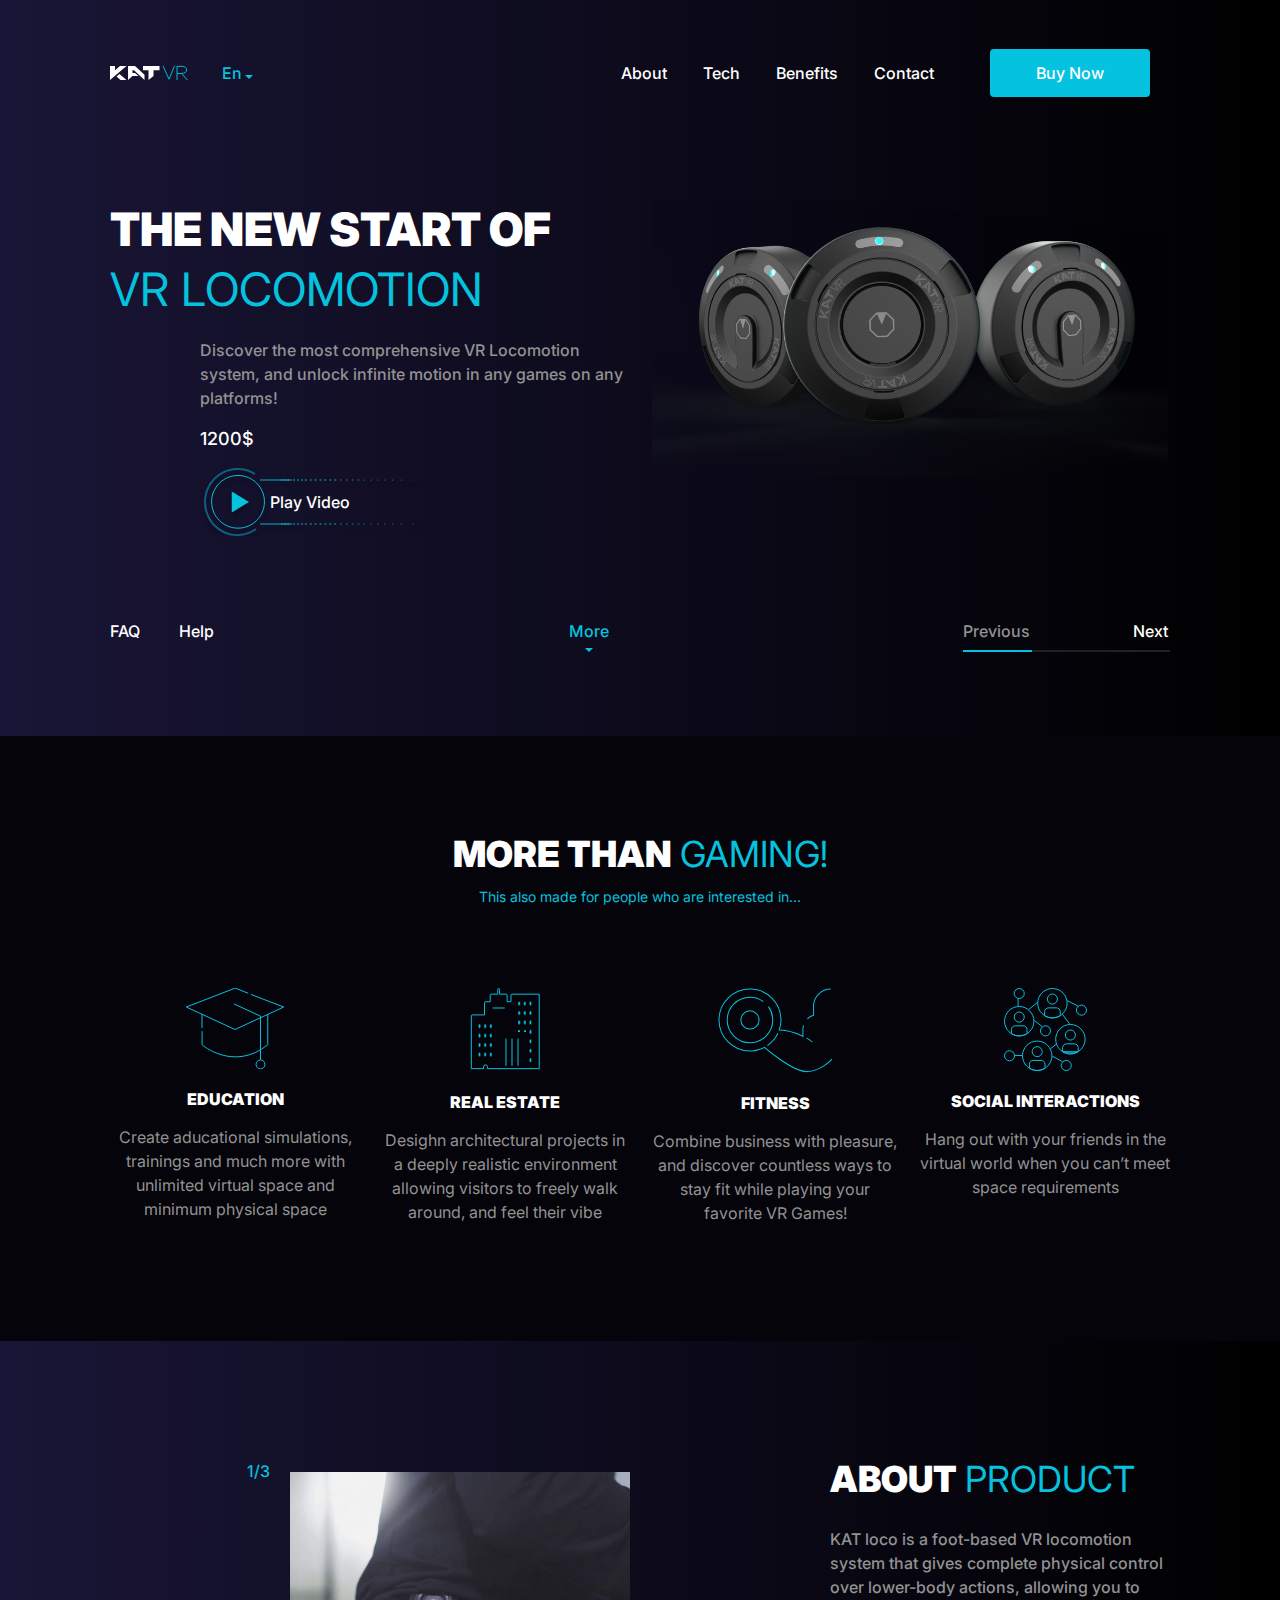
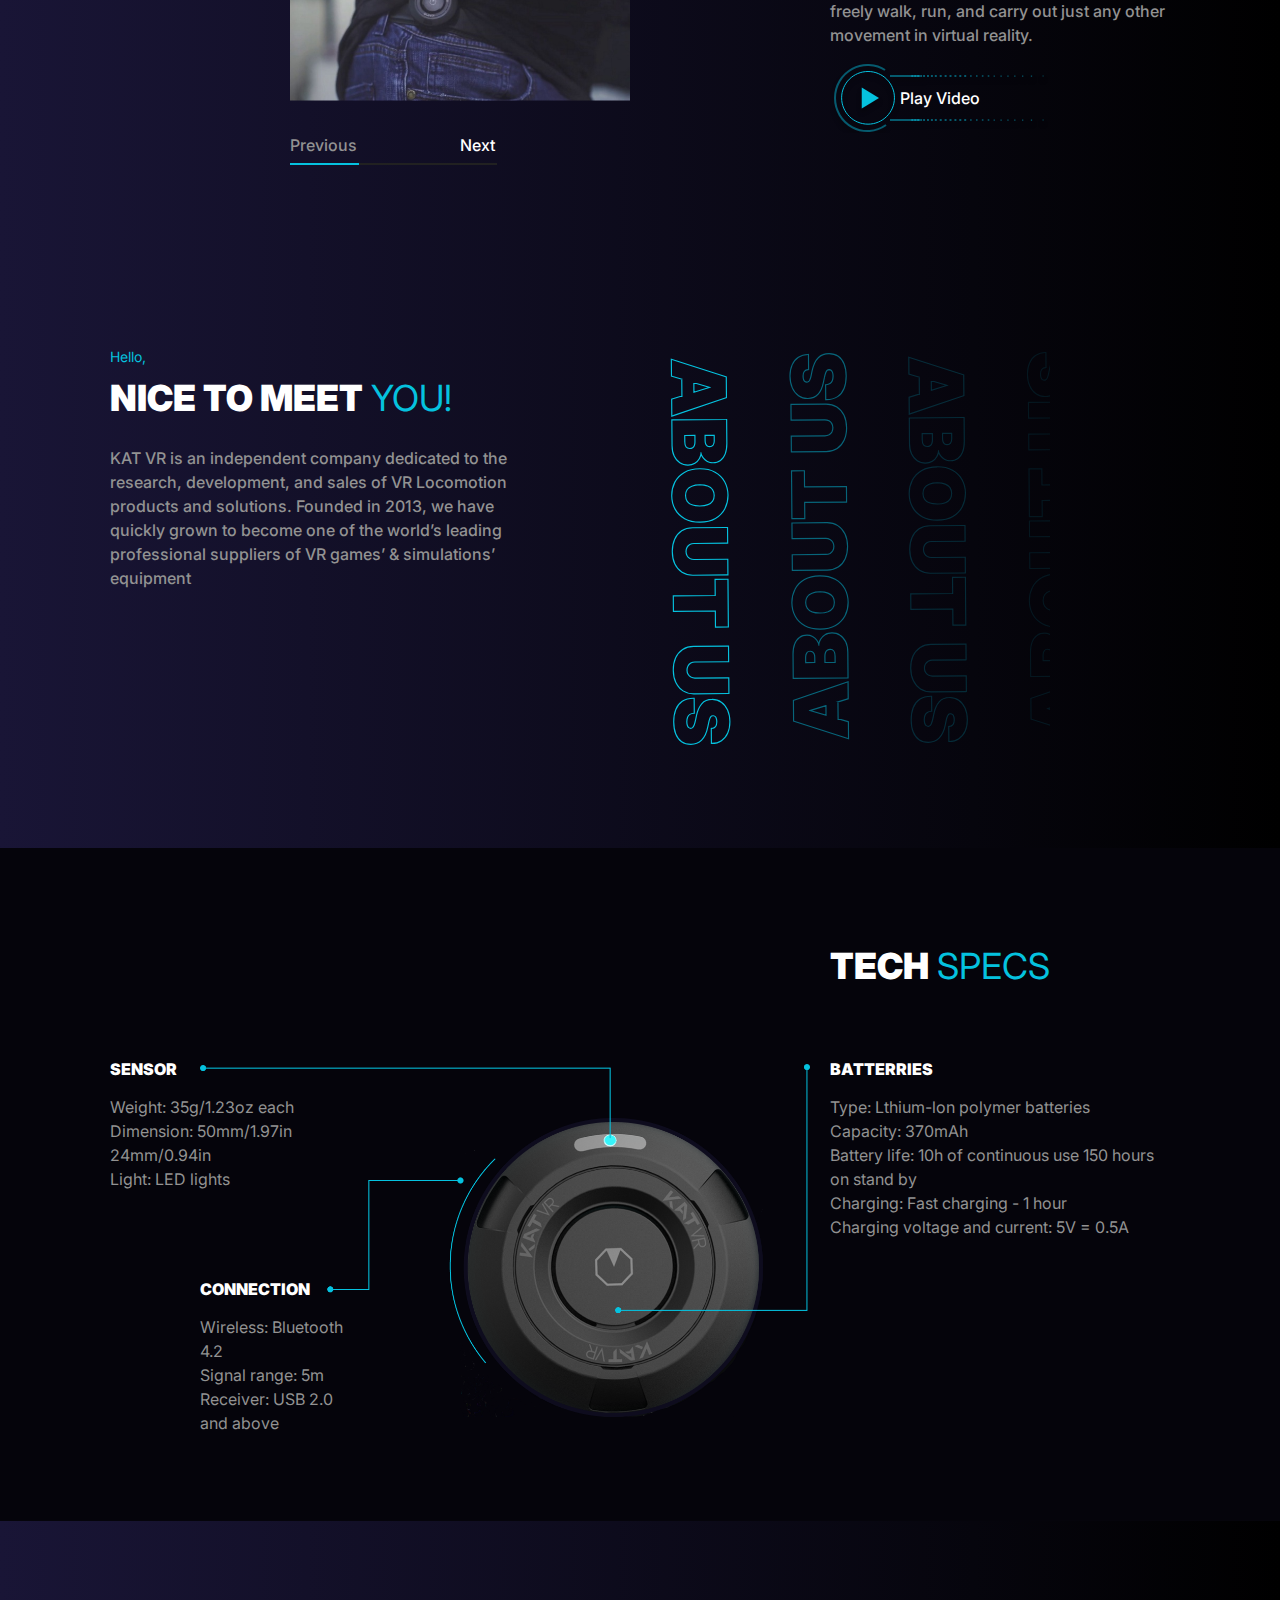
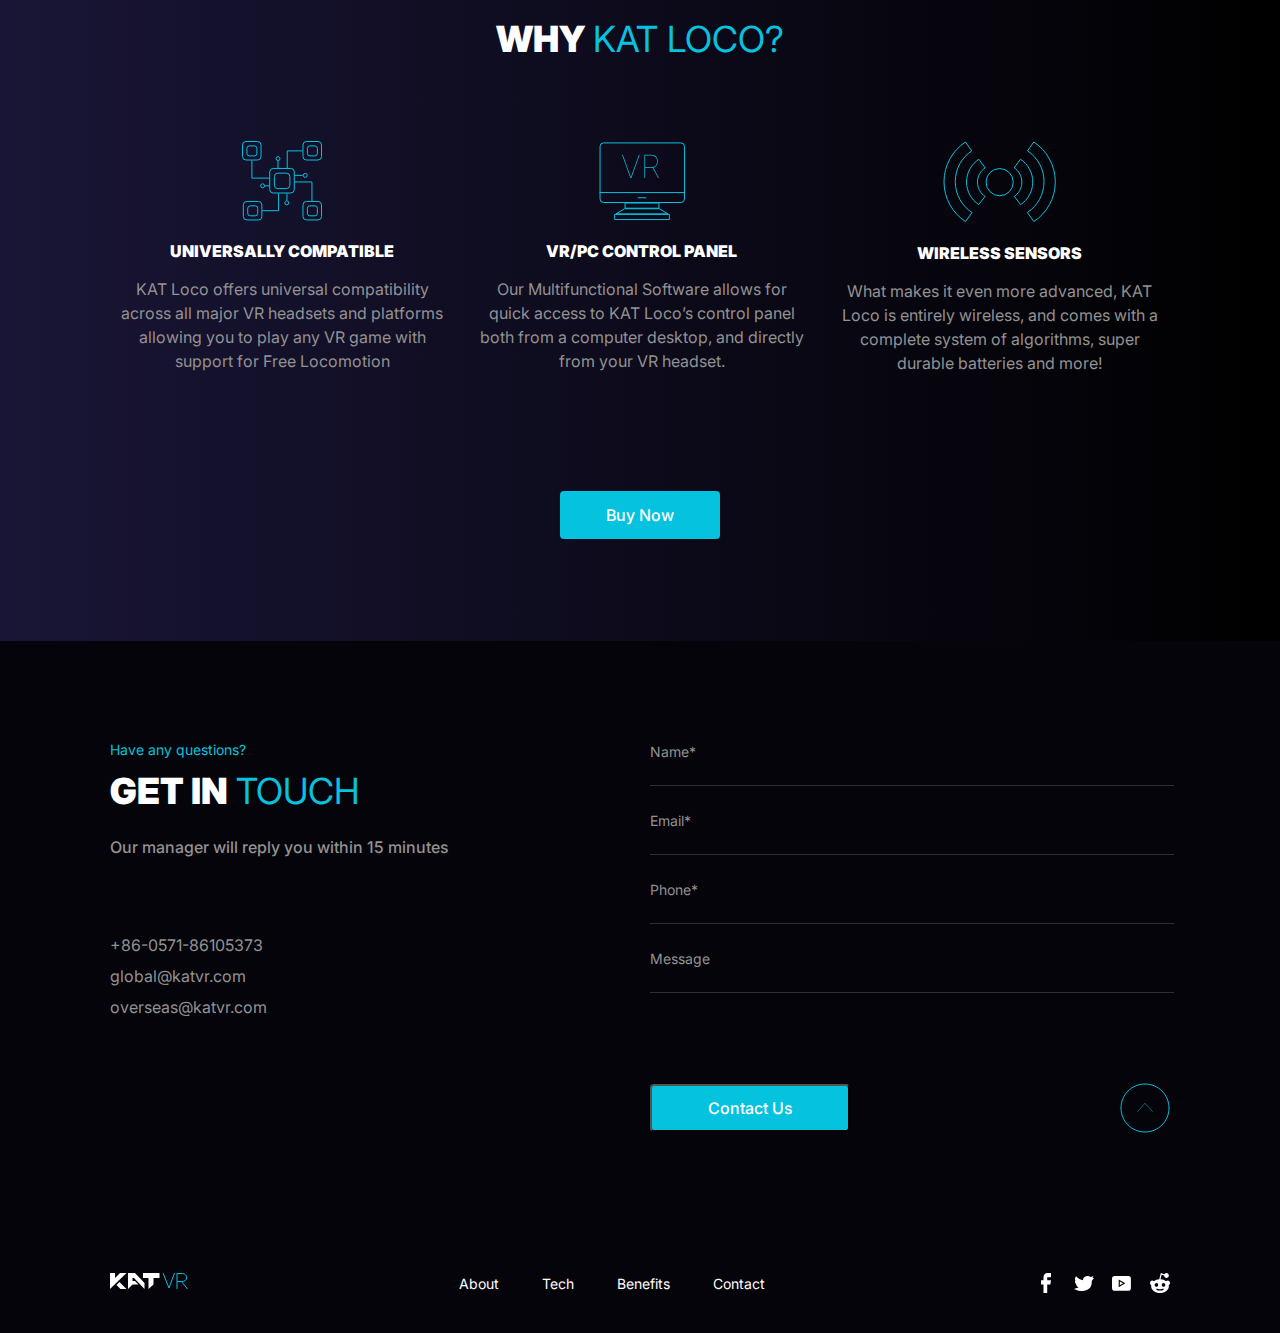
<file: index.html>
<!doctype html><html lang="en"><head><meta charset="utf-8"><meta name="viewport" content="width=device-width, initial-scale=1.0"><title>KatVR</title><link rel="icon" type="image/png" href="Favicon.ed8d2c0b.png"><link rel="stylesheet" href="index.f8d2d5f6.css"><link rel="preconnect" href="https://fonts.googleapis.com"><link rel="preconnect" href="https://fonts.gstatic.com" crossorigin><link href="https://fonts.googleapis.com/css2?family=Inter:ital,opsz,wght@0,14..32,100..900;1,14..32,100..900&display=swap" rel="stylesheet"><script src="index.e5c6324d.js" type="module" defer></script></head><body class="page"> <header class="header"> <div class="header__left"> <img class="header__logo" src="Logo-desktop.b2d1a155.svg" alt="KateVR-logo"> <div class="dropdown header__dropdown"> <div class="dropdown__title"> <p class="dropdown__title--text">En</p> <div class="dropdown__title--triangle"></div> </div> <div class="dropdown__content"> <ul class="dropdown__list"> <li class="dropdown__item dropdown__item--active" data-lang="En"> English </li> <li class="dropdown__item" data-lang="Ar"> Arabic </li> <li class="dropdown__item" data-lang="ChS"> Chinese (Simplified) </li> <li class="dropdown__item" data-lang="ChT"> Chinese (Traditional) </li> <li class="dropdown__item" data-lang="Fr"> French </li> <li class="dropdown__item" data-lang="Ge"> German </li> <li class="dropdown__item" data-lang="It"> Italian </li> <li class="dropdown__item" data-lang="Po"> Polish </li> <li class="dropdown__item" data-lang="Ru"> Russian </li> <li class="dropdown__item" data-lang="Uk"> Ukrainian </li> </ul> </div> </div> </div> <div class="header__right"> <nav class="header__nav nav"> <ul class="nav__list"> <li class="nav__item"> <a class="nav__link" href="#about"> About </a> </li> <li class="nav__item"> <a class="nav__link" href="#tech"> Tech </a> </li> <li class="nav__item"> <a class="nav__link" href="#benefits"> Benefits </a> </li> <li class="nav__item"> <a class="nav__link" href="#contacts"> Contact </a> </li> </ul> <div class="buy-button__wrapper header__button"> <div class="buy-button"> <a href="#bucket" class="buy-button__link"> Buy Now </a> </div> </div> </nav> <a class="header__icon icon icon--menu" href="#"></a> </div> </header> <aside class="faq page__aside"> <div class="faq__container"> <div class="faq__content"> <div class="faq__wrapper"> <button type="button" class="faq__close icon icon--close"></button> <h2 class="faq__title"> <span class="section__title--first-color">FREQUENTLY ASKED</span> <br> <span class="section__title--second-color">QUESTIONS</span> </h2> <div class="faq__articles"> <article class="accordion faq__article"> <h3 class="accent accordion__title"> What makes KAT loco different from other systems? </h3> <div class="accordion__content"> <div class="accordion__content-wrapper"> <p class="accordion__text"> Despite being approached from many different angles, all traditional VR Locomotion systems including roomscale, teleportation, and free locomotion failed to provide an optimal solution capable of integrating high immersion with convenience. KAT loco does all of that without repeating their flaws. Our system offers a complete and versatile solution for an affordable price what makes it a perfect choice for home-use. It is also 100% user friendly, wireless, universally compatible, and more! It even offers decoupled head and body directions! </p> <p class="accordion__date"> Last updated: Wed, June 12 2019 7:07 PM UTC +03:00 </p> </div> </div> </article> <article class="accordion faq__article"> <h3 class="accent accordion__title"> Will it decrease my motion sickness? </h3> <div class="accordion__content"> <div class="accordion__content-wrapper"> <p class="accordion__text"> Despite being approached from many different angles, all traditional VR Locomotion systems including roomscale, teleportation, and free locomotion failed to provide an optimal solution capable of integrating high immersion with convenience. KAT loco does all of that without repeating their flaws. Our system offers a complete and versatile solution for an affordable price what makes it a perfect choice for home-use. It is also 100% user friendly, wireless, universally compatible, and more! It even offers decoupled head and body directions! </p> <p class="accordion__date"> Last updated: Wed, June 12 2019 7:07 PM UTC +03:00 </p> </div> </div> </article> <article class="accordion faq__article"> <h3 class="accent accordion__title"> Which VR headsets is it compatible with? </h3> <div class="accordion__content"> <div class="accordion__content-wrapper"> <p class="accordion__text"> Despite being approached from many different angles, all traditional VR Locomotion systems including roomscale, teleportation, and free locomotion failed to provide an optimal solution capable of integrating high immersion with convenience. KAT loco does all of that without repeating their flaws. Our system offers a complete and versatile solution for an affordable price what makes it a perfect choice for home-use. It is also 100% user friendly, wireless, universally compatible, and more! It even offers decoupled head and body directions! </p> <p class="accordion__date"> Last updated: Wed, June 12 2019 7:07 PM UTC +03:00 </p> </div> </div> </article> <article class="accordion faq__article"> <h3 class="accent accordion__title"> Is it compatible with Oculus Quest? </h3> <div class="accordion__content"> <div class="accordion__content-wrapper"> <p class="accordion__text"> Despite being approached from many different angles, all traditional VR Locomotion systems including roomscale, teleportation, and free locomotion failed to provide an optimal solution capable of integrating high immersion with convenience. KAT loco does all of that without repeating their flaws. Our system offers a complete and versatile solution for an affordable price what makes it a perfect choice for home-use. It is also 100% user friendly, wireless, universally compatible, and more! It even offers decoupled head and body directions! </p> <p class="accordion__date"> Last updated: Wed, June 12 2019 7:07 PM UTC +03:00 </p> </div> </div> </article> </div> <div class="faq__more more-btn"> <a href="#gaming">More</a> <div class="faq__triangle"></div> </div> </div> </div> </div> </aside> <aside class="help page__aside"> <div class="help__container"> <div class="help__content"> <div class="help__wrapper"> <button type="button" class="help__close icon icon--close"></button> <h2 class="help__title"> <span class="section__title--first-color">HOW CAN WE</span> <span class="section__title--second-color">HELP</span> <span class="section__title--first-color">YOU?</span> </h2> <div class="help__main"> <p class="help__text help__text--first"> Welcome to our help center. Our goal is to make the process of <br> getting acquainted and purchase as easy and pleasant as possible. Need help with your KAT VR loco product? Many product questions can be resolved by reviewing our Product Support <a href="#" class="faq-btn help__service-btn"> FAQs </a> . </p> <p class="help__text help__text--second"> Please also feel free to <a href="#contact" class="help__service-btn"> Contact Us </a> directly should you need anything further. We’re happy to help. </p> </div> <div class="help__bottom"> <ul class="help__list help__list--first"> <li class="help__item"> <a href="#" class="help__link"> Instruction manual </a> </li> <li class="help__item"> <a href="#" class="help__link"> Where to go for a warranty </a> </li> <li class="help__item"> <a href="#" class="help__link"> Service Policy </a> </li> </ul> <ul class="help__list help__list--second"> <li class="help__item"> <a href="tel:+86057186105373" class="help__link help__link--contact"> +86-0571-86105373 </a> </li> <li class="help__item"> <a href="mailto:global@katvr.com" class="help__link help__link--contact"> global@katvr.com </a> </li> <li class="help__item"> <a href="mailto:overseas@katvr.com" class="help__link help__link--contact"> overseas@katvr.com </a> </li> </ul> </div> </div> </div> </div> </aside> <aside class="bucket page__aside"> <div class="bucket__content"> <button type="button" class="bucket__close icon icon--close"></button> <div class="bucket__text">This feature will be updated soon!</div> </div> </aside> <aside class="menu page__aside"> <div class="menu__content"> <button type="button" class="icon icon--close menu__close"></button> <nav class="menu__nav nav"> <ul class="menu__list nav__list"> <li class="nav__item"> <a class="nav__link" href="#about"> About </a> </li> <li class="nav__item"> <a class="nav__link" href="#tech"> Tech </a> </li> <li class="nav__item"> <a class="nav__link" href="#benefits"> Benefits </a> </li> <li class="nav__item"> <a class="nav__link" href="#contacts"> Contact </a> </li> <li class="nav__item"> <a class="nav__link" href="#contacts"> Language </a> </li> <li class="nav__item"> <a class="nav__link" href="#contacts"> FAQ </a> </li> <li class="nav__item"> <a class="nav__link" href="#contacts"> Help </a> </li> </ul> </nav> </div> </aside> <main> <section class="description section"> <div class="description__wrapper-left"> <h1 class="description__title section__title--main"> <span class="section__title--first-color">THE NEW START OF</span> <br> <span class="section__title--second-color">VR LOCOMOTION</span> </h1> <p class="description__description section__description"> Discover the most comprehensive VR Locomotion system, and unlock infinite motion in any games on any platforms! </p> <p class="description__price">1200$</p> <div class="description__button"> <button class="video-button" onclick="openVideoPlayer()"> Play Video </button> </div> </div> <div class="description__img-container"> <picture>  <img src="device-photo-main-large.32e374f1.png" alt="KatVrDevice" class="description__img description__img--big img-for-change"> </picture> </div> <div class="description__bottom"> <div class="description__helper"> <div class="description__faq">FAQ</div> <div class="description__help">Help</div> </div> <div class="description__more"> <a href="#gaming">More</a> <div class="description__triangle"></div> </div> <div class="description__slider slider"> <div class="slider__left slider__left--top">Previous</div> <div class="slider__right slider__right--top">Next</div> </div> </div> <div id="videoModal" class="video-modal"> <div class="video-modal__content"> <button class="video-modal__close" id="closeButton"> X </button> <iframe class="video-player" src="https://www.youtube.com/embed/8z6QjTrTkGY" allowfullscreen></iframe> </div> </div> </section> <section class="gaming section" id="gaming"> <h2 class="gaming__title section__title"> <span class="section__title--first-color">MORE THAN</span> <span class="section__title--second-color">GAMING!</span> </h2> <p class="gaming__semi-title section__semi-title"> This also made for people who are interested in... </p> <div class="gaming__article-wrapper"> <div class="article gaming__article"> <img class="article__img" src="education.4b0a9745.svg" alt="educationHat"> <h3 class="article__title">EDUCATION</h3> <p class="article__description section__description"> Create aducational simulations, trainings and much more with unlimited virtual space and minimum physical space </p> </div> <div class="article gaming__article"> <img class="article__img" src="real-estate.054d4f2e.svg" alt="building"> <h3 class="article__title">REAL ESTATE</h3> <p class="article__description section__description"> Desighn architectural projects in a deeply realistic environment allowing visitors to freely walk around, and feel their vibe </p> </div> <div class="article gaming__article"> <img class="article__img" src="fitness.0e53bd64.svg" alt="educationHat"> <h3 class="article__title">FITNESS</h3> <p class="article__description section__description"> Combine business with pleasure, and discover countless ways to stay fit while playing your favorite VR Games! </p> </div> <div class="article gaming__article"> <img class="article__img" src="social-network.71cc846c.svg" alt="socialWeb"> <h3 class="article__title">SOCIAL INTERACTIONS</h3> <p class="article__description section__description"> Hang out with your friends in the virtual world when you can’t meet space requirements </p> </div> </div> </section> <section class="about section" id="about"> <div class="about__counter">1/3</div> <div class="about__img-wrapper"> <img class="about__img section__img" src="jeans-vr.682bca42.svg" alt="katvrWithJeans"> <div class="about__slider slider"> <div class="slider__left slider__left--bot">Previous</div> <div class="slider__right slider__right--bot">Next</div> </div> </div> <div class="about__product-wrapper"> <h2 class="about__title section__title"> <span class="section__title--first-color">ABOUT</span> <span class="section__title--second-color">PRODUCT</span> </h2> <p class="about__description section__description"> KAT loco is a foot-based VR locomotion system that gives complete physical control over lower-body actions, allowing you to freely walk, run, and carry out just any other movement in virtual reality. </p> <div class="about__button"> <button class="video-button" onclick="openVideoPlayer()"> Play Video </button> </div> </div> <div class="about__greeting-wrapper"> <p class="section__semi-title">Hello,</p> <h2 class="about__title section__title"> <span class="section__title--first-color">NICE TO MEET</span> <span class="section__title--second-color">YOU!</span> </h2> <p class="about__description section__description"> KAT VR is an independent company dedicated to the research, development, and sales of VR Locomotion products and solutions. Founded in 2013, we have quickly grown to become one of the world’s leading professional suppliers of VR games’ & simulations’ equipment </p> </div> <div class="about__decor-img"></div> </section> <section class="section tech" id="tech"> <div class="tech__container"> <h2 class="section__title tech__title"> <span class="section__title--first-color">TECH</span> <span class="section__title--second-color">SPECS</span> </h2> <div class="tech__img-container"> <picture> <source srcset="kat-vr-description-large.9dc55026.png" media="(min-width: 1280px)"> <source srcset="kat-vr-description-medium.90d4b242.png" media="(min-width: 640px)"> <img src="kat-vr-description-small.4e180f9e.png" alt="KatVrDescription" class="tech__img"> </picture> </div> <div class="article tech__article tech__article--1"> <h3 class="article__title">SENSOR</h3> <p class="article__description section__description"> Weight: 35g/1.23oz each <br> Dimension: 50mm/1.97in <br> 24mm/0.94in <br> Light: LED lights </p> </div> <div class="article tech__article tech__article--2"> <h3 class="article__title">CONNECTION</h3> <p class="article__description section__description"> Wireless: Bluetooth 4.2 <br> Signal range: 5m <br> Receiver: USB 2.0 and above </p> </div> <div class="article tech__article tech__article--3"> <h3 class="article__title">BATTERRIES</h3> <p class="article__description section__description"> Type: Lthium-lon polymer batteries <br> Capacity: 370mAh <br> Battery life: 10h of continuous use 150 hours on stand by <br> Charging: Fast charging - 1 hour <br> Charging voltage and current: 5V = 0.5A </p> </div> <div class="open-bar tech__bar tech__bar--1"> <div class="open-bar__top"> <div class="open-bar__circle"></div> </div> <div class="open-bar__content"> <div class="open-bar__content-wrapper"> <p class="open-bar__text"> Weight: 35g/1.23oz each <br> Dimension: 50mm/1.97in <br> 24mm/0.94in <br> Light: LED lights </p> </div> </div> </div> <div class="open-bar tech__bar tech__bar--2"> <div class="open-bar__top"> <div class="open-bar__circle"></div> </div> <div class="open-bar__content"> <div class="open-bar__content-wrapper"> <p class="open-bar__text"> Wireless: Bluetooth 4.2 <br> Signal range: 5m <br> Receiver: USB 2.0 and above </p> </div> </div> </div> <div class="open-bar tech__bar tech__bar--3"> <div class="open-bar__top"> <div class="open-bar__circle"></div> </div> <div class="open-bar__content open-bar__content--longest"> <div class="open-bar__content-wrapper"> <p class="open-bar__text"> Type: Lthium-lon polymer batteries <br> Capacity: 370mAh <br> Battery life: 10h of continuous use 150 hours on stand by <br> Charging: Fast charging - 1 hour <br> Charging voltage and current: 5V = 0.5A </p> </div> </div> </div> </div> </section> <section class="benefits section" id="benefits"> <h2 class="benefits__title section__title"> <span class="section__title--first-color">WHY</span> <span class="section__title--second-color">KAT LOCO?</span> </h2> <div class="benefits__article-wrapper"> <div class="article benefits__article"> <img class="article__img" src="univers-compitable.d7f4f387.svg" alt="microchip"> <h3 class="article__title">UNIVERSALLY COMPATIBLE</h3> <p class="article__description section__description"> KAT Loco offers universal compatibility across all major VR headsets and platforms allowing you to play any VR game with support for Free Locomotion </p> </div> <div class="article benefits__article"> <img class="article__img" src="control-panel.313c2e43.svg" alt="monitor"> <h3 class="article__title">VR/PC CONTROL PANEL</h3> <p class="article__description section__description"> Our Multifunctional Software allows for quick access to KAT Loco’s control panel both from a computer desktop, and directly from your VR headset. </p> </div> <div class="article benefits__article"> <img class="article__img" src="wireless-sensors.16b2e67c.svg" alt="wirelessSensors"> <h3 class="article__title">WIRELESS SENSORS</h3> <p class="article__description section__description"> What makes it even more advanced, KAT Loco is entirely wireless, and comes with a complete system of algorithms, super durable batteries and more! </p> </div> </div> </section> <div class="buy-button__wrapper buy-button__wrapper--lower"> <div class="buy-button"> <a href="#bucket" class="buy-button__link"> Buy Now </a> </div> </div> <section class="contacts section" id="contacts"> <div class="contacts__inner-wrapper"> <p class="section__semi-title">Have any questions?</p> <h2 class="contacts__title section__title"> <span class="section__title--first-color">GET IN</span> <span class="section__title--second-color">TOUCH</span> </h2> <p class="contacts__description section__description"> Our manager will reply you within 15 minutes </p> <div class="contacts__links-wrapper"> <a href="tel:+86057186105373" class="contacts__link"> +86-0571-86105373 </a> <a href="mailto:global@katvr.com" class="contacts__link"> global@katvr.com </a> <a href="mailto:overseas@katvr.com" class="contacts__link"> overseas@katvr.com </a> </div> </div> <form action="#" class="contacts__form form" id="contacts__form" method="post"> <div class="form__fields"> <div class="form__field"> <label for="name" class="form__label"> Name* </label> <input type="text" name="name" id="name" class="form__input" required> </div> <div class="form__field"> <label for="email" class="form__label"> Email* </label> <input type="email" name="email" id="email" class="form__input" required> </div> <div class="form__field"> <label for="phone" class="form__label"> Phone* </label> <input type="tel" name="phone" id="phone" class="form__input" required> </div> <div class="form__field"> <label for="message" class="form__label"> Message </label> <input type="text" name="message" id="message" class="form__input"> </div> </div> <div class="form__bottom"> <button type="submit" class="box-button form__button"> <span>Contact Us</span> <span class="form__loader"></span> </button> <a class="contacts__up-link" href="#"> <svg width="50" height="50" fill="none" class="contacts__up"><path stroke="#05C2DF" stroke-miterlimit="10" d="M25 49c13.255 0 24-10.745 24-24S38.255 1 25 1 1 11.745 1 25s10.745 24 24 24Z"/><path stroke="#05C2DF" stroke-width=".5" d="M32.68 28.84 25 20.2l-7.68 8.64"/></svg> </a> </div> </form> </section> </main> <footer class="footer"> <div class="footer__left"> <img class="footer__logo" src="Logo-desktop.b2d1a155.svg" alt="KateVR-logo"> </div> <nav class="footer__nav nav"> <ul class="footer__nav-list nav__list"> <li class="nav__item"> <a class="nav__link" href="#about"> About </a> </li> <li class="nav__item"> <a class="nav__link" href="#tech"> Tech </a> </li> <li class="nav__item"> <a class="nav__link" href="#benefits"> Benefits </a> </li> <li class="nav__item"> <a class="nav__link" href="#contacts"> Contact </a> </li> </ul> </nav> <div class="footer__links-wrapper"> <a href="tel:+86057186105373" class="footer__link"> +86-0571-86105373 </a> <a href="mailto:global@katvr.com" class="footer__link"> global@katvr.com </a> <a href="mailto:overseas@katvr.com" class="footer__link"> overseas@katvr.com </a> </div> <div class="footer__right"> <a class="footer__icon icon icon--fb" href="https://www.facebook.com/KATVR.Technology" target="_blank"></a> <a class="footer__icon icon icon--tw" href="https://x.com/katvrwalk" target="_blank"></a> <a class="footer__icon icon icon--yt" href="https://www.youtube.com/c/KATVR" target="_blank"></a> <a class="footer__icon icon icon--rd" href="https://www.reddit.com/r/KATVR/" target="_blank"></a> </div> </footer> </body></html>
</file>
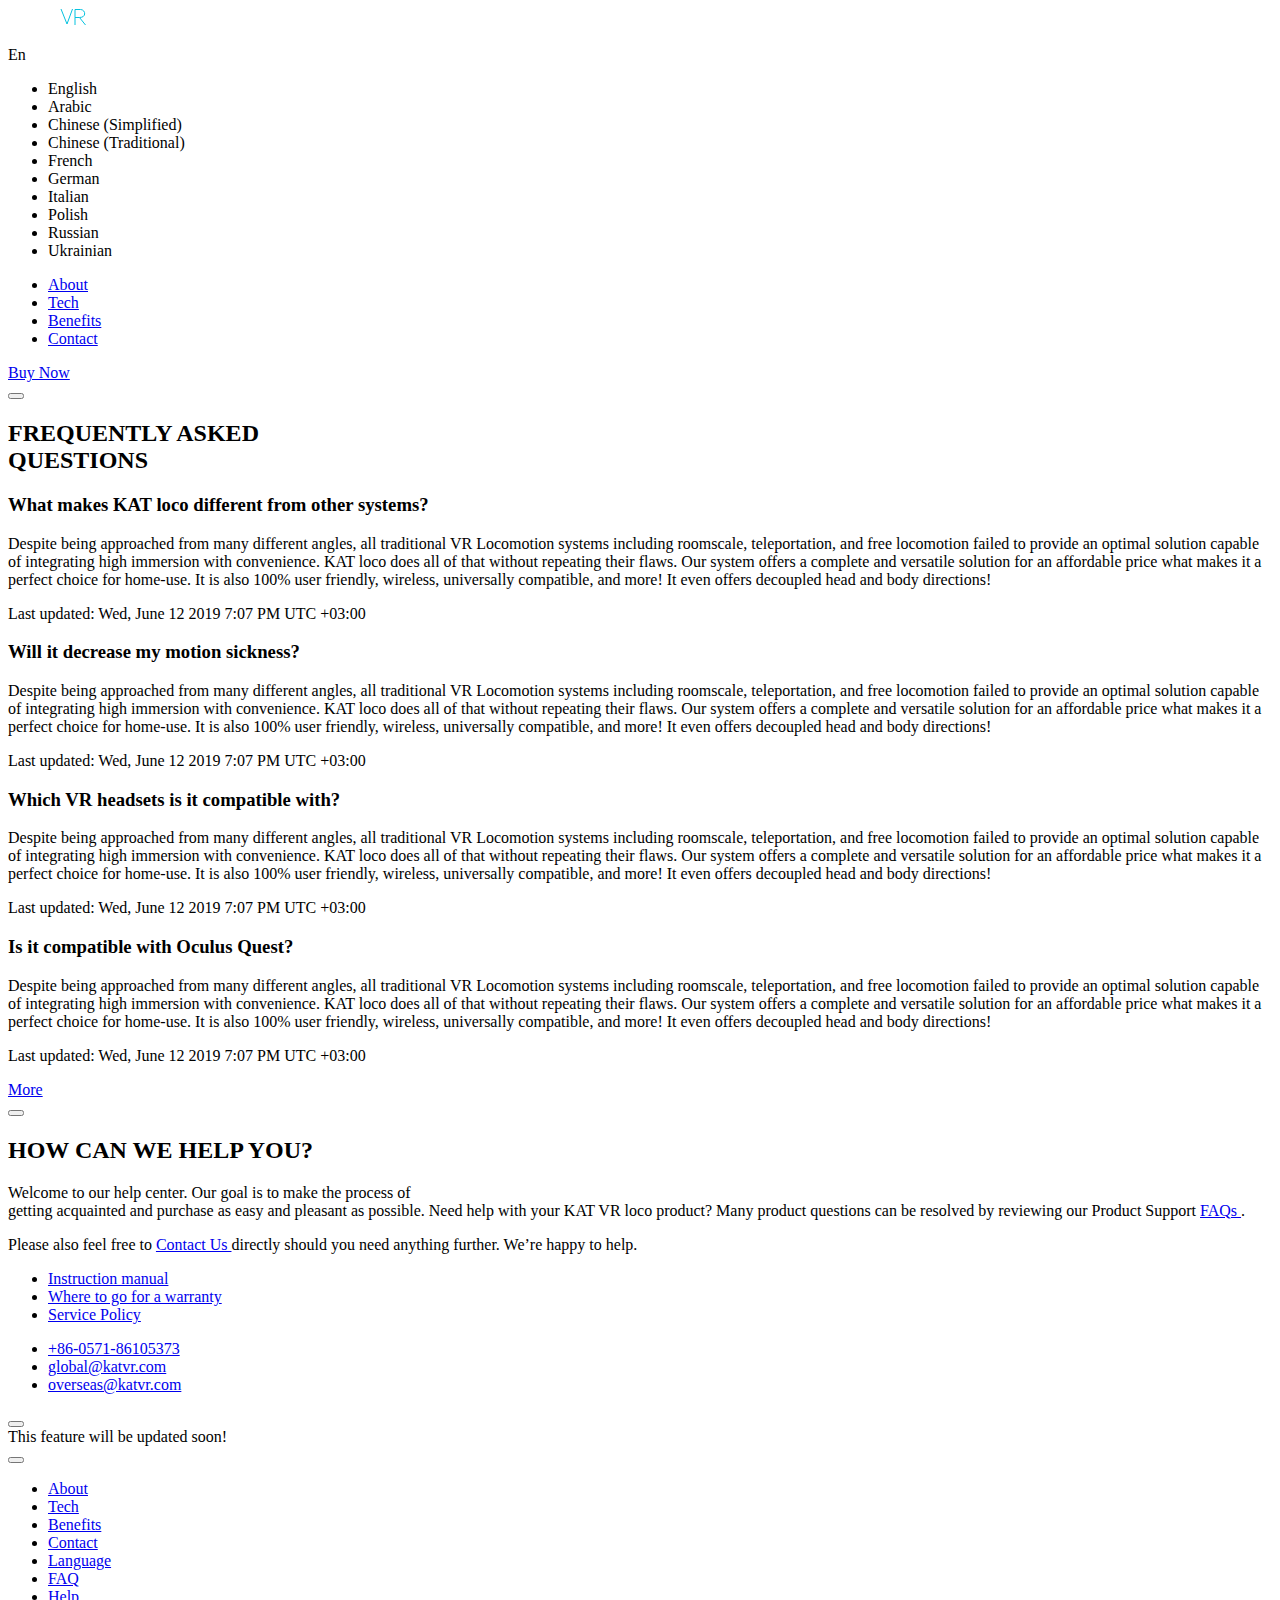
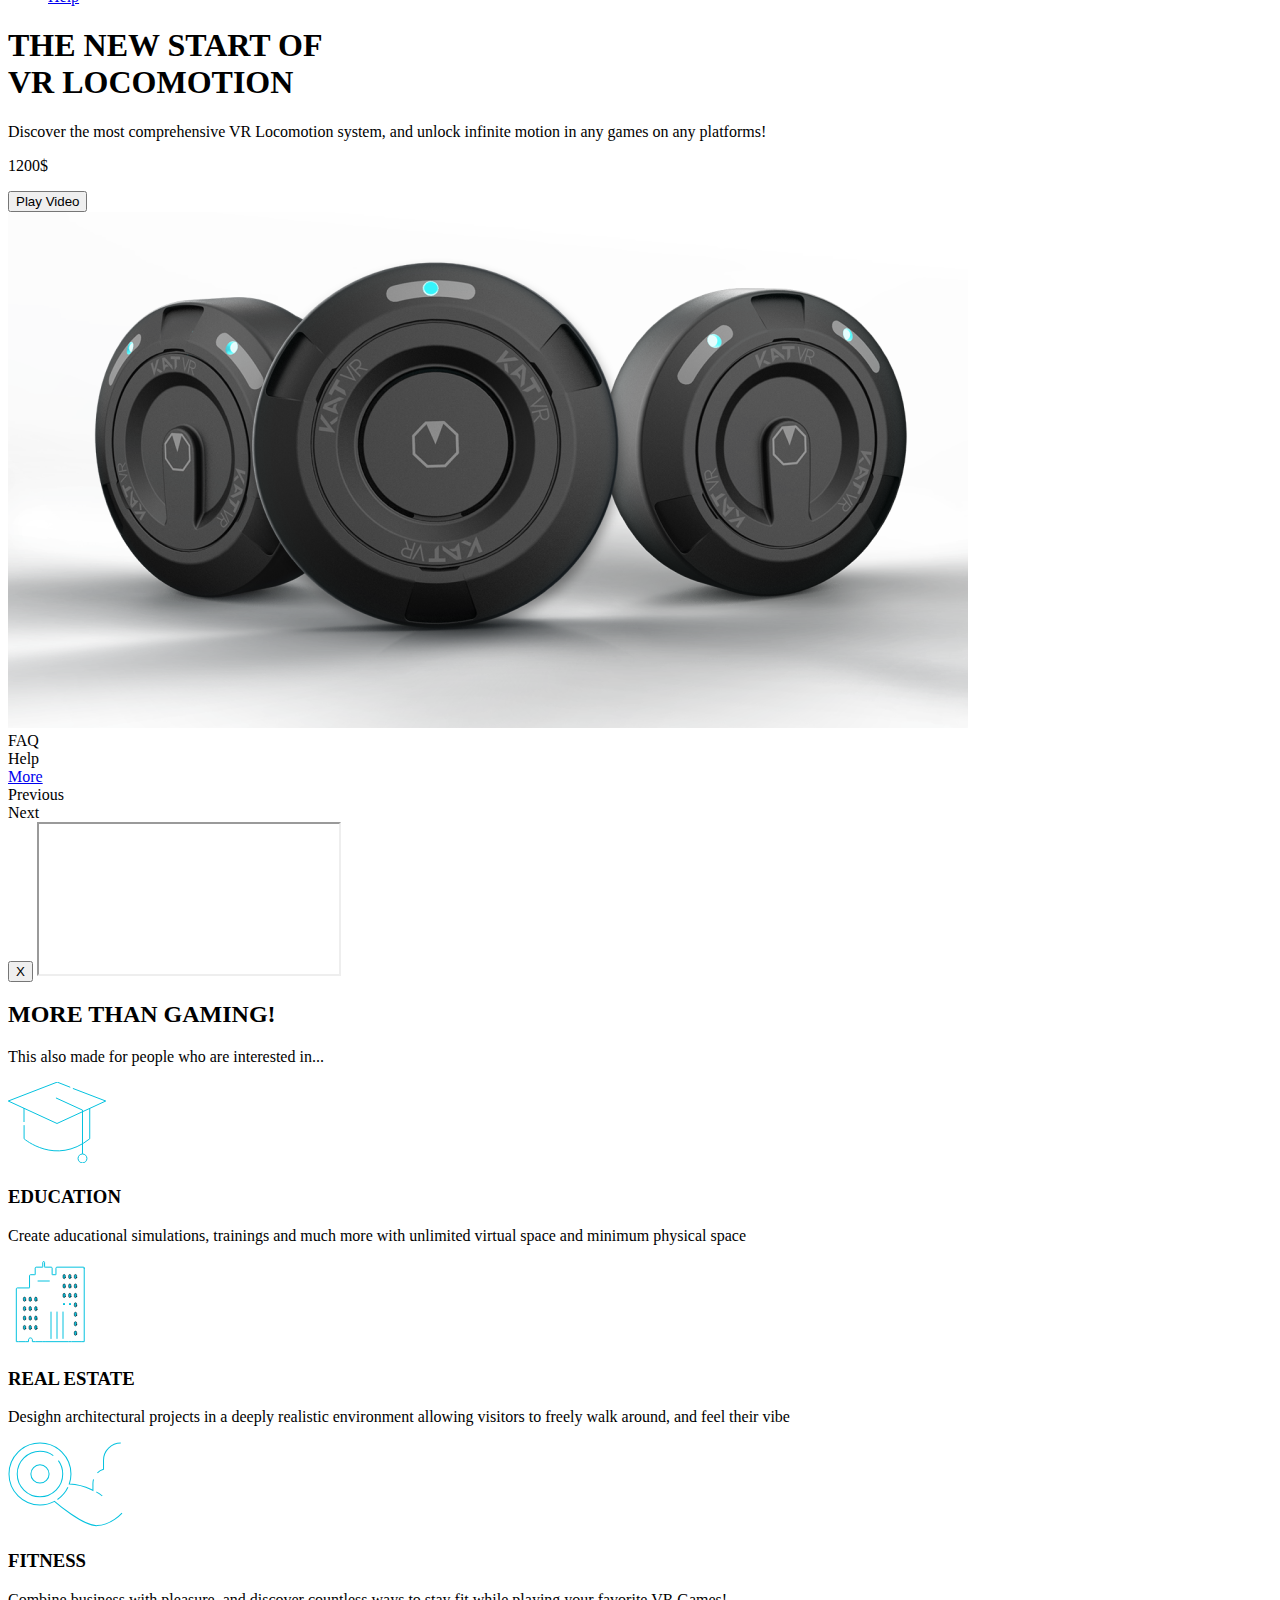
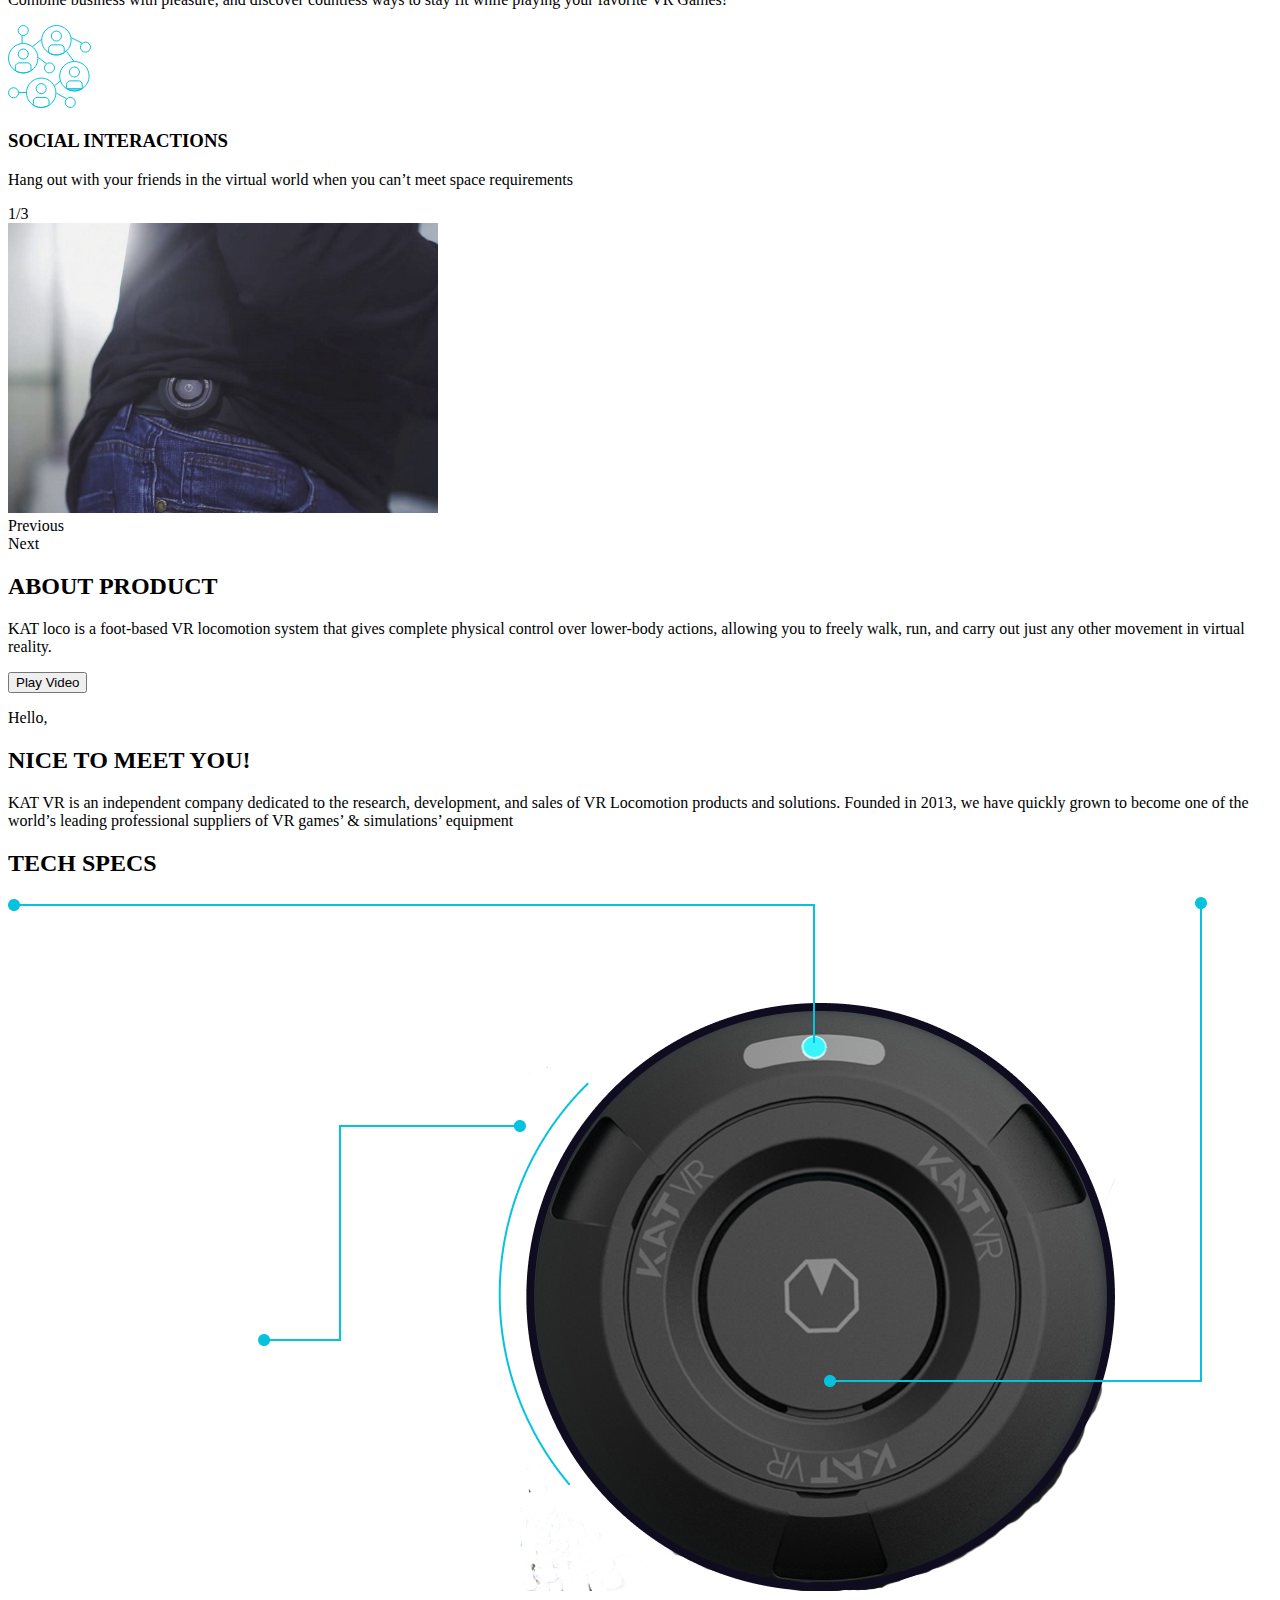
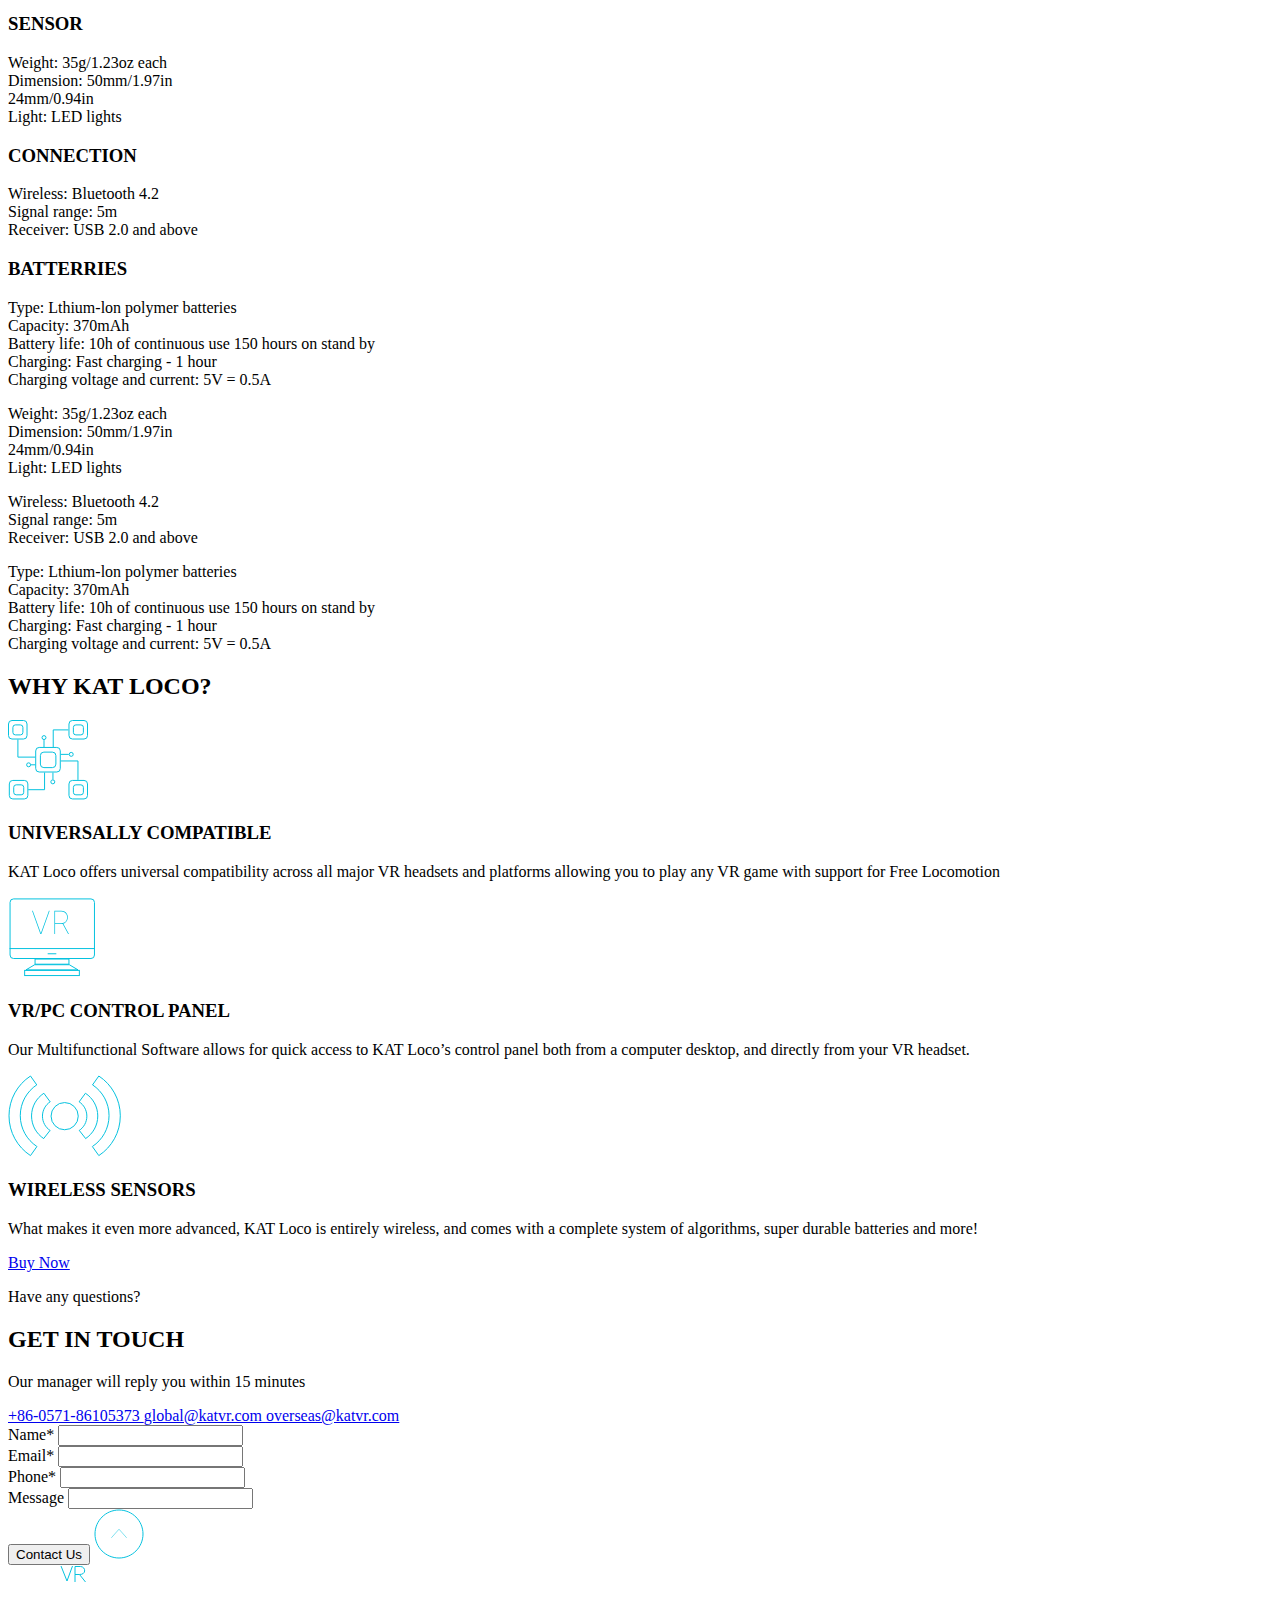
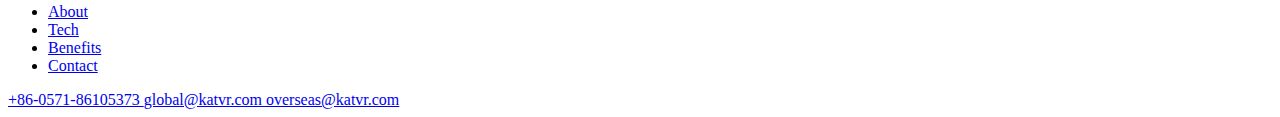
<file: src/index.html>
<!doctype html>
<html lang="en">
  <head>
    <meta charset="UTF-8" />
    <meta
      name="viewport"
      content="width=device-width, initial-scale=1.0"
    />
    <title>KatVR</title>
    <link
      rel="icon"
      type="image/png"
      href="./images/Favicon.png"
    />
    <link
      rel="stylesheet"
      href="./styles/index.scss"
    />
    <link
      rel="preconnect"
      href="https://fonts.googleapis.com"
    />
    <link
      rel="preconnect"
      href="https://fonts.gstatic.com"
      crossorigin="anonymous"
    />
    <link
      href="https://fonts.googleapis.com/css2?family=Inter:ital,opsz,wght@0,14..32,100..900;1,14..32,100..900&display=swap"
      rel="stylesheet"
    />
    <script
      src="scripts/main.js"
      type="module"
      defer
    ></script>
  </head>
  <body class="page">
    <header class="header">
      <div class="header__left">
        <img
          class="header__logo"
          src="./images/Logo-desktop.svg"
          alt="KateVR-logo"
        />
        <div class="header__dropdown dropdown">
          <div class="dropdown__title">
            <p class="dropdown__title--text">En</p>
            <div class="dropdown__title--triangle"></div>
          </div>
          <div class="dropdown__content">
            <ul class="dropdown__list">
              <li
                class="dropdown__item dropdown__item--active"
                data-lang="En"
              >
                English
              </li>
              <li
                class="dropdown__item"
                data-lang="Ar"
              >
                Arabic
              </li>
              <li
                class="dropdown__item"
                data-lang="ChS"
              >
                Chinese (Simplified)
              </li>
              <li
                class="dropdown__item"
                data-lang="ChT"
              >
                Chinese (Traditional)
              </li>
              <li
                class="dropdown__item"
                data-lang="Fr"
              >
                French
              </li>
              <li
                class="dropdown__item"
                data-lang="Ge"
              >
                German
              </li>
              <li
                class="dropdown__item"
                data-lang="It"
              >
                Italian
              </li>
              <li
                class="dropdown__item"
                data-lang="Po"
              >
                Polish
              </li>
              <li
                class="dropdown__item"
                data-lang="Ru"
              >
                Russian
              </li>
              <li
                class="dropdown__item"
                data-lang="Uk"
              >
                Ukrainian
              </li>
            </ul>
          </div>
        </div>
      </div>
      <div class="header__right">
        <nav class="header__nav nav">
          <ul class="nav__list">
            <li class="nav__item">
              <a
                class="nav__link"
                href="#about"
              >
                About
              </a>
            </li>
            <li class="nav__item">
              <a
                class="nav__link"
                href="#tech"
              >
                Tech
              </a>
            </li>
            <li class="nav__item">
              <a
                class="nav__link"
                href="#benefits"
              >
                Benefits
              </a>
            </li>
            <li class="nav__item">
              <a
                class="nav__link"
                href="#contacts"
              >
                Contact
              </a>
            </li>
          </ul>
          <div class="buy-button__wrapper header__button">
            <div class="buy-button">
              <a
                href="#bucket"
                class="buy-button__link"
              >
                Buy Now
              </a>
            </div>
          </div>
        </nav>
        <a
          class="header__icon icon icon--menu"
          href="#"
        ></a>
      </div>
    </header>

    <aside class="faq page__aside">
      <div class="faq__container">
        <div class="faq__content">
          <div class="faq__wrapper">
            <button
              type="button"
              class="icon icon--close faq__close"
            ></button>

            <h2 class="faq__title">
              <span class="section__title--first-color">FREQUENTLY ASKED</span>
              <br />
              <span class="section__title--second-color">QUESTIONS</span>
            </h2>

            <div class="faq__articles">
              <article class="faq__article accordion">
                <h3 class="accordion__title accent">
                  What makes KAT loco different from other systems?
                </h3>

                <div class="accordion__content">
                  <div class="accordion__content-wrapper">
                    <p class="accordion__text">
                      Despite being approached from many different angles, all
                      traditional VR Locomotion systems including roomscale,
                      teleportation, and free locomotion failed to provide an
                      optimal solution capable of integrating high immersion
                      with convenience. KAT loco does all of that without
                      repeating their flaws. Our system offers a complete and
                      versatile solution for an affordable price what makes it a
                      perfect choice for home-use. It is also 100% user
                      friendly, wireless, universally compatible, and more! It
                      even offers decoupled head and body directions!
                    </p>
                    <p class="accordion__date">
                      Last updated: Wed, June 12 2019 7:07 PM UTC +03:00
                    </p>
                  </div>
                </div>
              </article>

              <article class="faq__article accordion">
                <h3 class="accordion__title accent">
                  Will it decrease my motion sickness?
                </h3>

                <div class="accordion__content">
                  <div class="accordion__content-wrapper">
                    <p class="accordion__text">
                      Despite being approached from many different angles, all
                      traditional VR Locomotion systems including roomscale,
                      teleportation, and free locomotion failed to provide an
                      optimal solution capable of integrating high immersion
                      with convenience. KAT loco does all of that without
                      repeating their flaws. Our system offers a complete and
                      versatile solution for an affordable price what makes it a
                      perfect choice for home-use. It is also 100% user
                      friendly, wireless, universally compatible, and more! It
                      even offers decoupled head and body directions!
                    </p>
                    <p class="accordion__date">
                      Last updated: Wed, June 12 2019 7:07 PM UTC +03:00
                    </p>
                  </div>
                </div>
              </article>

              <article class="faq__article accordion">
                <h3 class="accordion__title accent">
                  Which VR headsets is it compatible with?
                </h3>

                <div class="accordion__content">
                  <div class="accordion__content-wrapper">
                    <p class="accordion__text">
                      Despite being approached from many different angles, all
                      traditional VR Locomotion systems including roomscale,
                      teleportation, and free locomotion failed to provide an
                      optimal solution capable of integrating high immersion
                      with convenience. KAT loco does all of that without
                      repeating their flaws. Our system offers a complete and
                      versatile solution for an affordable price what makes it a
                      perfect choice for home-use. It is also 100% user
                      friendly, wireless, universally compatible, and more! It
                      even offers decoupled head and body directions!
                    </p>
                    <p class="accordion__date">
                      Last updated: Wed, June 12 2019 7:07 PM UTC +03:00
                    </p>
                  </div>
                </div>
              </article>

              <article class="faq__article accordion">
                <h3 class="accordion__title accent">
                  Is it compatible with Oculus Quest?
                </h3>

                <div class="accordion__content">
                  <div class="accordion__content-wrapper">
                    <p class="accordion__text">
                      Despite being approached from many different angles, all
                      traditional VR Locomotion systems including roomscale,
                      teleportation, and free locomotion failed to provide an
                      optimal solution capable of integrating high immersion
                      with convenience. KAT loco does all of that without
                      repeating their flaws. Our system offers a complete and
                      versatile solution for an affordable price what makes it a
                      perfect choice for home-use. It is also 100% user
                      friendly, wireless, universally compatible, and more! It
                      even offers decoupled head and body directions!
                    </p>
                    <p class="accordion__date">
                      Last updated: Wed, June 12 2019 7:07 PM UTC +03:00
                    </p>
                  </div>
                </div>
              </article>
            </div>

            <div class="faq__more more-btn">
              <a href="#gaming">More</a>
              <div class="faq__triangle"></div>
            </div>
          </div>
        </div>
      </div>
    </aside>

    <aside class="help page__aside">
      <div class="help__container">
        <div class="help__content">
          <div class="help__wrapper">
            <button
              type="button"
              class="icon icon--close help__close"
            ></button>

            <h2 class="help__title">
              <span class="section__title--first-color">HOW CAN WE</span>
              <span class="section__title--second-color">HELP</span>
              <span class="section__title--first-color">YOU?</span>
            </h2>

            <div class="help__main">
              <p class="help__text help__text--first">
                Welcome to our help center. Our goal is to make the process of
                <br />
                getting acquainted and purchase as easy and pleasant as
                possible. Need help with your KAT VR loco product? Many product
                questions can be resolved by reviewing our Product Support
                <a
                  href="#"
                  class="help__service-btn faq-btn"
                >
                  FAQs
                </a>
                .
              </p>

              <p class="help__text help__text--second">
                Please also feel free to
                <a
                  href="#contact"
                  class="help__service-btn"
                >
                  Contact Us
                </a>
                directly should you need anything further. We’re happy to help.
              </p>
            </div>

            <div class="help__bottom">
              <ul class="help__list help__list--first">
                <li class="help__item">
                  <a
                    href="#"
                    class="help__link"
                  >
                    Instruction manual
                  </a>
                </li>
                <li class="help__item">
                  <a
                    href="#"
                    class="help__link"
                  >
                    Where to go for a warranty
                  </a>
                </li>
                <li class="help__item">
                  <a
                    href="#"
                    class="help__link"
                  >
                    Service Policy
                  </a>
                </li>
              </ul>

              <ul class="help__list help__list--second">
                <li class="help__item">
                  <a
                    href="tel:+86057186105373"
                    class="help__link help__link--contact"
                  >
                    +86-0571-86105373
                  </a>
                </li>
                <li class="help__item">
                  <a
                    href="mailto:global@katvr.com"
                    class="help__link help__link--contact"
                  >
                    global@katvr.com
                  </a>
                </li>
                <li class="help__item">
                  <a
                    href="mailto:overseas@katvr.com"
                    class="help__link help__link--contact"
                  >
                    overseas@katvr.com
                  </a>
                </li>
              </ul>
            </div>
          </div>
        </div>
      </div>
    </aside>

    <aside class="bucket page__aside">
      <div class="bucket__content">
        <button
          type="button"
          class="icon icon--close bucket__close"
        ></button>
        <div class="bucket__text">This feature will be updated soon!</div>
      </div>
    </aside>

    <aside class="menu page__aside">
      <div class="menu__content">
        <button
          type="button"
          class="icon icon--close menu__close"
        ></button>
        <nav class="menu__nav nav">
          <ul class="nav__list menu__list">
            <li class="nav__item">
              <a
                class="nav__link"
                href="#about"
              >
                About
              </a>
            </li>
            <li class="nav__item">
              <a
                class="nav__link"
                href="#tech"
              >
                Tech
              </a>
            </li>
            <li class="nav__item">
              <a
                class="nav__link"
                href="#benefits"
              >
                Benefits
              </a>
            </li>
            <li class="nav__item">
              <a
                class="nav__link"
                href="#contacts"
              >
                Contact
              </a>
            </li>
            <li class="nav__item">
              <a
                class="nav__link"
                href="#contacts"
              >
                Language
              </a>
            </li>
            <li class="nav__item">
              <a
                class="nav__link"
                href="#contacts"
              >
                FAQ
              </a>
            </li>
            <li class="nav__item">
              <a
                class="nav__link"
                href="#contacts"
              >
                Help
              </a>
            </li>
          </ul>
        </nav>
      </div>
    </aside>

    <main>
      <section class="section description">
        <div class="description__wrapper-left">
          <h1 class="section__title--main description__title">
            <span class="section__title--first-color">THE NEW START OF</span>
            <br />
            <span class="section__title--second-color">VR LOCOMOTION</span>
          </h1>
          <p class="section__description description__description">
            Discover the most comprehensive VR Locomotion system, and unlock
            infinite motion in any games on any platforms!
          </p>
          <p class="description__price">1200$</p>
          <div class="description__button">
            <button
              class="video-button"
              onclick="openVideoPlayer()"
            >
              Play Video
            </button>
          </div>
        </div>

        <div class="description__img-container">
          <picture>
            <!-- <source srcset="./images/device-photo-main-large.png" media="(min-width: 1280px)">
            <source srcset="./images/device-photo-main-medium.png" media="(min-width: 640px)"> -->
            <img
              src="./images/device-photo-main-large.png"
              alt="KatVrDevice"
              class="description__img description__img--big img-for-change"
            />
          </picture>
        </div>

        <div class="description__bottom">
          <div class="description__helper">
            <div class="description__faq">FAQ</div>
            <div class="description__help">Help</div>
          </div>
          <div class="description__more">
            <a href="#gaming">More</a>
            <div class="description__triangle"></div>
          </div>
          <div class="description__slider slider">
            <div class="slider__left slider__left--top">Previous</div>
            <div class="slider__right slider__right--top">Next</div>
          </div>
        </div>

        <div
          id="videoModal"
          class="video-modal"
        >
          <div class="video-modal__content">
            <button
              class="video-modal__close"
              id="closeButton"
            >
              X
            </button>
            <iframe
              class="video-player"
              src="https://www.youtube.com/embed/8z6QjTrTkGY"
              allowfullscreen
            ></iframe>
          </div>
        </div>
      </section>

      <section
        class="section gaming"
        id="gaming"
      >
        <h2 class="section__title gaming__title">
          <span class="section__title--first-color">MORE THAN</span>
          <span class="section__title--second-color">GAMING!</span>
        </h2>
        <p class="section__semi-title gaming__semi-title">
          This also made for people who are interested in...
        </p>

        <div class="gaming__article-wrapper">
          <div class="gaming__article article">
            <img
              class="article__img"
              src="./images/education.svg"
              alt="educationHat"
            />
            <h3 class="article__title">EDUCATION</h3>
            <p class="section__description article__description">
              Create aducational simulations, trainings and much more with
              unlimited virtual space and minimum physical space
            </p>
          </div>

          <div class="gaming__article article">
            <img
              class="article__img"
              src="./images/real-estate.svg"
              alt="building"
            />
            <h3 class="article__title">REAL ESTATE</h3>
            <p class="section__description article__description">
              Desighn architectural projects in a deeply realistic environment
              allowing visitors to freely walk around, and feel their vibe
            </p>
          </div>

          <div class="gaming__article article">
            <img
              class="article__img"
              src="./images/fitness.svg"
              alt="educationHat"
            />
            <h3 class="article__title">FITNESS</h3>
            <p class="section__description article__description">
              Combine business with pleasure, and discover countless ways to
              stay fit while playing your favorite VR Games!
            </p>
          </div>

          <div class="gaming__article article">
            <img
              class="article__img"
              src="./images/social-network.svg"
              alt="socialWeb"
            />
            <h3 class="article__title">SOCIAL INTERACTIONS</h3>
            <p class="section__description article__description">
              Hang out with your friends in the virtual world when you can’t
              meet space requirements
            </p>
          </div>
        </div>
      </section>

      <section
        class="section about"
        id="about"
      >
        <div class="about__counter">1/3</div>
        <div class="about__img-wrapper">
          <img
            class="section__img about__img"
            src="./images/jeans-vr.svg"
            alt="katvrWithJeans"
          />
          <div class="about__slider slider">
            <div class="slider__left slider__left--bot">Previous</div>
            <div class="slider__right slider__right--bot">Next</div>
          </div>
        </div>

        <div class="about__product-wrapper">
          <h2 class="section__title about__title">
            <span class="section__title--first-color">ABOUT</span>
            <span class="section__title--second-color">PRODUCT</span>
          </h2>
          <p class="section__description about__description">
            KAT loco is a foot-based VR locomotion system that gives complete
            physical control over lower-body actions, allowing you to freely
            walk, run, and carry out just any other movement in virtual reality.
          </p>
          <div class="about__button">
            <button
              class="video-button"
              onclick="openVideoPlayer()"
            >
              Play Video
            </button>
          </div>
        </div>

        <div class="about__greeting-wrapper">
          <p class="section__semi-title">Hello,</p>
          <h2 class="section__title about__title">
            <span class="section__title--first-color">NICE TO MEET</span>
            <span class="section__title--second-color">YOU!</span>
          </h2>
          <p class="section__description about__description">
            KAT VR is an independent company dedicated to the research,
            development, and sales of VR Locomotion products and solutions.
            Founded in 2013, we have quickly grown to become one of the world’s
            leading professional suppliers of VR games’ & simulations’ equipment
          </p>
        </div>

        <div class="about__decor-img"></div>
      </section>

      <section
        class="section tech"
        id="tech"
      >
        <div class="tech__container">
          <h2 class="section__title tech__title">
            <span class="section__title--first-color">TECH</span>
            <span class="section__title--second-color">SPECS</span>
          </h2>

          <div class="tech__img-container">
            <picture>
              <source
                srcset="./images/kat-vr-description-large.png"
                media="(min-width: 1280px)"
              />
              <source
                srcset="./images/kat-vr-description-medium.png"
                media="(min-width: 640px)"
              />
              <img
                src="./images/kat-vr-description-small.png"
                alt="KatVrDescription"
                class="tech__img"
              />
            </picture>
          </div>

          <div class="tech__article article tech__article--1">
            <h3 class="article__title">SENSOR</h3>
            <p class="section__description article__description">
              Weight: 35g/1.23oz each
              <br />
              Dimension: 50mm/1.97in
              <br />
              24mm/0.94in
              <br />
              Light: LED lights
            </p>
          </div>

          <div class="tech__article article tech__article--2">
            <h3 class="article__title">CONNECTION</h3>
            <p class="section__description article__description">
              Wireless: Bluetooth 4.2
              <br />
              Signal range: 5m
              <br />
              Receiver: USB 2.0 and above
            </p>
          </div>

          <div class="tech__article article tech__article--3">
            <h3 class="article__title">BATTERRIES</h3>
            <p class="section__description article__description">
              Type: Lthium-lon polymer batteries
              <br />
              Capacity: 370mAh
              <br />
              Battery life: 10h of continuous use 150 hours on stand by
              <br />
              Charging: Fast charging - 1 hour
              <br />
              Charging voltage and current: 5V = 0.5A
            </p>
          </div>

          <div class="tech__bar tech__bar--1 open-bar">
            <div class="open-bar__top">
              <div class="open-bar__circle"></div>
            </div>

            <div class="open-bar__content">
              <div class="open-bar__content-wrapper">
                <p class="open-bar__text">
                  Weight: 35g/1.23oz each
                  <br />
                  Dimension: 50mm/1.97in
                  <br />
                  24mm/0.94in
                  <br />
                  Light: LED lights
                </p>
              </div>
            </div>
          </div>

          <div class="tech__bar tech__bar--2 open-bar">
            <div class="open-bar__top">
              <div class="open-bar__circle"></div>
            </div>

            <div class="open-bar__content">
              <div class="open-bar__content-wrapper">
                <p class="open-bar__text">
                  Wireless: Bluetooth 4.2
                  <br />
                  Signal range: 5m
                  <br />
                  Receiver: USB 2.0 and above
                </p>
              </div>
            </div>
          </div>

          <div class="tech__bar tech__bar--3 open-bar">
            <div class="open-bar__top">
              <div class="open-bar__circle"></div>
            </div>

            <div class="open-bar__content open-bar__content--longest">
              <div class="open-bar__content-wrapper">
                <p class="open-bar__text">
                  Type: Lthium-lon polymer batteries
                  <br />
                  Capacity: 370mAh
                  <br />
                  Battery life: 10h of continuous use 150 hours on stand by
                  <br />
                  Charging: Fast charging - 1 hour
                  <br />
                  Charging voltage and current: 5V = 0.5A
                </p>
              </div>
            </div>
          </div>
        </div>
      </section>

      <section
        class="section benefits"
        id="benefits"
      >
        <h2 class="section__title benefits__title">
          <span class="section__title--first-color">WHY</span>
          <span class="section__title--second-color">KAT LOCO?</span>
        </h2>

        <div class="benefits__article-wrapper">
          <div class="benefits__article article">
            <img
              class="article__img"
              src="./images/univers-compitable.svg"
              alt="microchip"
            />
            <h3 class="article__title">UNIVERSALLY COMPATIBLE</h3>
            <p class="section__description article__description">
              KAT Loco offers universal compatibility across all major VR
              headsets and platforms allowing you to play any VR game with
              support for Free Locomotion
            </p>
          </div>

          <div class="benefits__article article">
            <img
              class="article__img"
              src="./images/control-panel.svg"
              alt="monitor"
            />
            <h3 class="article__title">VR/PC CONTROL PANEL</h3>
            <p class="section__description article__description">
              Our Multifunctional Software allows for quick access to KAT Loco’s
              control panel both from a computer desktop, and directly from your
              VR headset.
            </p>
          </div>

          <div class="benefits__article article">
            <img
              class="article__img"
              src="./images/wireless-sensors.svg"
              alt="wirelessSensors"
            />
            <h3 class="article__title">WIRELESS SENSORS</h3>
            <p class="section__description article__description">
              What makes it even more advanced, KAT Loco is entirely wireless,
              and comes with a complete system of algorithms, super durable
              batteries and more!
            </p>
          </div>
        </div>
      </section>

      <div class="buy-button__wrapper buy-button__wrapper--lower">
        <div class="buy-button">
          <a
            href="#bucket"
            class="buy-button__link"
          >
            Buy Now
          </a>
        </div>
      </div>

      <section
        class="section contacts"
        id="contacts"
      >
        <div class="contacts__inner-wrapper">
          <p class="section__semi-title">Have any questions?</p>

          <h2 class="section__title contacts__title">
            <span class="section__title--first-color">GET IN</span>
            <span class="section__title--second-color">TOUCH</span>
          </h2>

          <p class="section__description contacts__description">
            Our manager will reply you within 15 minutes
          </p>

          <div class="contacts__links-wrapper">
            <a
              href="tel:+86057186105373"
              class="contacts__link"
            >
              +86-0571-86105373
            </a>

            <a
              href="mailto:global@katvr.com"
              class="contacts__link"
            >
              global@katvr.com
            </a>

            <a
              href="mailto:overseas@katvr.com"
              class="contacts__link"
            >
              overseas@katvr.com
            </a>
          </div>
        </div>

        <form
          action="#"
          class="contacts__form form"
          id="contacts__form"
          method="post"
        >
          <div class="form__fields">
            <div class="form__field">
              <label
                for="name"
                class="form__label"
              >
                Name*
              </label>
              <input
                type="text"
                name="name"
                id="name"
                class="form__input"
                required
              />
            </div>
            <div class="form__field">
              <label
                for="email"
                class="form__label"
              >
                Email*
              </label>
              <input
                type="email"
                name="email"
                id="email"
                class="form__input"
                required
              />
            </div>
            <div class="form__field">
              <label
                for="phone"
                class="form__label"
              >
                Phone*
              </label>
              <input
                type="tel"
                name="phone"
                id="phone"
                class="form__input"
                required
              />
            </div>
            <div class="form__field">
              <label
                for="message"
                class="form__label"
              >
                Message
              </label>
              <input
                type="text"
                name="message"
                id="message"
                class="form__input"
              />
            </div>
          </div>

          <div class="form__bottom">
            <button
              type="submit"
              class="box-button form__button"
            >
              <span>Contact Us</span>
              <span class="form__loader"></span>
            </button>

            <a
              class="contacts__up-link"
              href="#"
            >
              <svg
                width="50"
                height="50"
                viewBox="0 0 50 50"
                fill="none"
                xmlns="http://www.w3.org/2000/svg"
                class="contacts__up"
              >
                <path
                  d="M25 49C38.2548 49 49 38.2548 49 25C49 11.7452 38.2548 1 25 1C11.7452 1 1 11.7452 1 25C1 38.2548 11.7452 49 25 49Z"
                  stroke="#05C2DF"
                  stroke-miterlimit="10"
                />
                <path
                  d="M32.6801 28.84L25.0001 20.2L17.3201 28.84"
                  stroke="#05C2DF"
                  stroke-width="0.5"
                />
              </svg>
            </a>
          </div>
        </form>
      </section>
    </main>

    <footer class="footer">
      <div class="footer__left">
        <img
          class="footer__logo"
          src="./images/Logo-desktop.svg"
          alt="KateVR-logo"
        />
      </div>

      <nav class="footer__nav nav">
        <ul class="nav__list footer__nav-list">
          <li class="nav__item">
            <a
              class="nav__link"
              href="#about"
            >
              About
            </a>
          </li>
          <li class="nav__item">
            <a
              class="nav__link"
              href="#tech"
            >
              Tech
            </a>
          </li>
          <li class="nav__item">
            <a
              class="nav__link"
              href="#benefits"
            >
              Benefits
            </a>
          </li>
          <li class="nav__item">
            <a
              class="nav__link"
              href="#contacts"
            >
              Contact
            </a>
          </li>
        </ul>
      </nav>

      <div class="footer__links-wrapper">
        <a
          href="tel:+86057186105373"
          class="footer__link"
        >
          +86-0571-86105373
        </a>

        <a
          href="mailto:global@katvr.com"
          class="footer__link"
        >
          global@katvr.com
        </a>

        <a
          href="mailto:overseas@katvr.com"
          class="footer__link"
        >
          overseas@katvr.com
        </a>
      </div>

      <div class="footer__right">
        <a
          class="footer__icon icon icon--fb"
          href="https://www.facebook.com/KATVR.Technology"
          target="_blank"
        ></a>
        <a
          class="footer__icon icon icon--tw"
          href="https://x.com/katvrwalk"
          target="_blank"
        ></a>
        <a
          class="footer__icon icon icon--yt"
          href="https://www.youtube.com/c/KATVR"
          target="_blank"
        ></a>
        <a
          class="footer__icon icon icon--rd"
          href="https://www.reddit.com/r/KATVR/"
          target="_blank"
        ></a>
      </div>
    </footer>
  </body>
</html>
</file>
<file: index.f8d2d5f6.css>
@font-face{font-family:Roboto,Arial,Helvetica,sans-serif;src:url(FontFont_FF.Mark.Pro.9b0d5f6c.otf)format("otf");font-weight:400;font-style:normal}html{scroll-behavior:smooth}body{scroll-behavior:smooth;background:linear-gradient(90deg,#191536,#000);margin:0;font-family:Inter,sans-serif;font-size:16px;font-weight:500}.page__aside{opacity:0;pointer-events:none;transition:opacity .3s,background-color .3s,transform .3s .3s;transform:translate(-120%)}.page__aside--active{pointer-events:all;opacity:1;background-color:#00000080;transition:transform .3s,background-color .3s .3s;transform:translate(0)}.page__no-scroll{overflow:hidden}.section{padding-block:50px;padding-inline:20px}@media (width>=640px){.section{padding-block:70px}}@media (width>=1280px){.section{padding-block:100px}}@media (width>=640px){.section{padding-inline:34px}}@media (width>=1280px){.section{padding-inline:110px}}.section__title{margin:0;font-size:21px;line-height:100%}@media (width>=640px){.section__title{font-size:21px}}@media (width>=1280px){.section__title{font-size:36px}}.section__title--main{font-size:26px;line-height:130%}@media (width>=640px){.section__title--main{font-size:26px}}@media (width>=1280px){.section__title--main{font-size:46px}}.section__title--first-color{color:#fff;font-weight:900}.section__title--second-color{color:#05c2df;font-weight:400}.section__semi-title{color:#05c2df;margin:0 0 15px;font-size:14px;font-weight:400}.section__description{color:#929292;line-height:150%}.header{justify-content:space-between;align-items:center;margin-top:18px;padding-inline:20px;display:flex}@media (width>=640px){.header{margin-top:30px}}@media (width>=1280px){.header{margin-top:47px}}@media (width>=640px){.header{margin-top:30px}}@media (width>=1280px){.header{margin-top:47px}}.header__logo{width:58px;height:12px}@media (width>=640px){.header__logo{width:77.5px;height:16px}}.header__left{justify-content:center;align-items:center;gap:34.5px;display:flex}.header__dropdown{display:none}@media (width>=1280px){.header__dropdown{display:flex}}.header__right{justify-content:center;align-items:center;display:flex}.header__nav{display:none}@media (width>=1280px){.header__nav{justify-content:center;align-items:center;gap:36px;display:flex}.header__icon{display:none}}@media (width>=640px){.header{padding-inline:34px}}@media (width>=1280px){.header{padding-inline:110px}}.dropdown{cursor:pointer}.dropdown__title{color:#05c2df;align-items:baseline;gap:3px;display:flex}.dropdown__title:hover{color:#fff}.dropdown__title--text{color:inherit;font-size:16px;line-height:20.8px;transition:color,all .3s}.dropdown__title--triangle{border-top:4px solid #05c2df;border-left:4px solid #0000;border-right:4px solid #0000;width:0;height:0;transition:border-top-color,all .3s}.dropdown__content{z-index:3;opacity:0;pointer-events:none;background-color:#191536;border:1px solid #05c2df;width:max-content;transition:transform .3s,opacity .3s;position:absolute;top:85px;overflow:hidden;transform:translateY(-25px)}.dropdown__content--active{pointer-events:auto;opacity:1;transform:translateY(5px)}.dropdown__list{flex-direction:column;padding:0;display:flex}.dropdown__item{cursor:pointer;color:#fff;padding:5px 20px;transition:background-color .3s}.dropdown__item:hover{background-color:#110e25}.dropdown__item--active{color:#05c2df}.dropdown__title:hover .dropdown__title--text{color:#fff}.dropdown__title:hover .dropdown__title--triangle{border-top-color:#fff}.icon{background-image:url(burger-menu.059cd882.svg);background-position:50%;background-repeat:no-repeat;background-size:contain;width:20px;height:20px;transition:transform .3s}.icon:hover{transform:scale(1.2)}.icon--fb{background-image:url(footer-social-1.2a52e41d.svg)}.icon--tw{background-image:url(footer-social-2.23bc9b05.svg)}.icon--yt{background-image:url(footer-social-3.66a09fee.svg)}.icon--rd{background-image:url(footer-social-4.1ea4690f.svg)}.icon--close{cursor:pointer;background-image:url(close.06b09b6f.svg);background-color:inherit;border:none}.nav{margin:0;padding:0}.nav__list{gap:36px;margin:0;padding:0;list-style:none;display:flex}.nav__link{color:#fff;text-decoration:none;transition:color .3s}.nav__link:hover{color:#05c2df}.video-button{all:unset;cursor:pointer;color:#fff;background-image:url(play-video.fd3b0fc7.svg);background-position:0 0;background-repeat:no-repeat;border:none;justify-content:center;align-items:center;width:220px;height:70px;transition:background-image .3s;display:flex}.video-button:hover{background-image:url(play-video-active.fece0b37.svg)}.description{--colums:2;grid-template-columns:repeat(var(--colums),1fr);padding-top:0;padding-bottom:60px;column-gap:20px;padding-inline:20px;display:grid}@media (width>=640px){.description{--colums:6}}@media (width>=1280px){.description{--colums:12}}@media (width>=640px){.description{padding-top:55px}}@media (width>=1280px){.description{padding-top:100px;padding-bottom:84px}}.description__wrapper-left{grid-column:span 2}@media (width>=640px){.description__wrapper-left{grid-column:span 3}}@media (width>=1280px){.description__wrapper-left{grid-column:span 6}}.description__img-container{grid-column:span 2}@media (width>=640px){.description__img-container{grid-column:span 3}}@media (width>=1280px){.description__img-container{grid-column:span 6}}.description__img{object-fit:contain;width:100%;height:277px}@media (width>=640px){.description__img--small{display:none}}.description__title{margin:0 auto 19px}@media (width>=1280px){.description__description{margin-left:90px}}.description__price{color:#fff;font-size:18px}@media (width>=1280px){.description__price,.description__button{margin-left:90px}}.description__bottom{color:#fff;grid-column:1/-1;margin-top:84px;display:none}@media (width>=1280px){.description__bottom{justify-content:space-between;display:flex}}.description__helper{gap:39px;display:flex}.description__faq{cursor:pointer;transition:color .3s}.description__faq:hover{color:#05c2df}.description__help{cursor:pointer;transition:color .3s}.description__help:hover{color:#05c2df}.description__more{color:#05c2df;cursor:pointer;flex-direction:column;align-items:center;margin:0;padding:0;transition:color,all .3s;display:flex}.description__more a{color:inherit;margin:auto auto 7px;text-decoration:none}.description__triangle{cursor:pointer;border-top:4px solid #05c2df;border-left:4px solid #0000;border-right:4px solid #0000;width:0;height:0;transition:border-top-color,all .3s}@media (width>=640px){.description{padding-inline:34px}}@media (width>=1280px){.description{padding-inline:110px}}.description__more:hover{color:#fff}.description__more:hover .description__triangle{border-top-color:#fff}.slider{gap:103px;width:207px;padding-bottom:10px;display:flex;position:relative}.slider__left{color:#929292;cursor:pointer;transition:color .3s}.slider__right{color:#fff;cursor:pointer;transition:color .3s}.slider p{margin:auto auto 7px}.slider :before{content:"";background-color:#212121;width:100%;height:2px;position:absolute;bottom:0;left:0}.slider :after{content:"";width:33.3%;height:2px;left:var(--slider-left,0%);background-color:#05c2df;transition:left .3s;position:absolute;bottom:0}.gaming{background:#05040b;display:block}@media (width>=640px){.gaming{text-align:center;display:block}}.gaming__title{margin-bottom:16px}.gaming__semi-title{margin-bottom:83px}.gaming__article-wrapper{--colums:2;grid-template-columns:repeat(var(--colums),1fr);gap:20px;display:grid}@media (width>=640px){.gaming__article-wrapper{--colums:6}}@media (width>=1280px){.gaming__article-wrapper{--colums:12}}.gaming__article{grid-column:span 3}.about{--colums:2;grid-template-columns:repeat(var(--colums),1fr);column-gap:20px;display:grid}@media (width>=640px){.about{--colums:6}}@media (width>=1280px){.about{--colums:12}}.about__title{margin-bottom:30px}.about__img-wrapper{grid-column:span 2}@media (width>=640px){.about__img-wrapper{grid-column:1/4}}@media (width>=1280px){.about__img-wrapper{grid-column:3/7}}.about__counter{color:#05c2df;grid-column:2/3;justify-self:end;margin-top:20px;display:none}@media (width>=1280px){.about__counter{display:flex}}.about__img{object-fit:contain;width:100%;min-width:208px;height:290px}.about__product-wrapper{grid-column:span 2;margin-top:20px}@media (width>=640px){.about__product-wrapper{grid-column:4/-1}}@media (width>=1280px){.about__product-wrapper{grid-column:9/-1}}.about__greeting-wrapper{grid-column:span 2;margin-top:88px}@media (width>=640px){.about__greeting-wrapper{margin-top:107px}}@media (width>=1280px){.about__greeting-wrapper{margin-top:183px}}@media (width>=640px){.about__greeting-wrapper{grid-column:1/5}}@media (width>=1280px){.about__greeting-wrapper{grid-column:1/6}}.about__decor-img{background-image:url(about-us.3c138deb.svg);background-size:cover;width:400px;height:400px;margin-top:0;display:none}@media (width>=640px){.about__decor-img{margin-top:83px}}@media (width>=1280px){.about__decor-img{margin-top:183px}}@media (width>=640px){.about__decor-img{grid-column:5/-1;display:block}}@media (width>=1280px){.about__decor-img{grid-column:7/-1}}.about__slider{display:none}@media (width>=1280px){.about__slider{display:flex}}.article__title{color:#fff;font-size:16px;font-weight:900}.article__img{display:none}@media (width>=640px){.article__img{display:inline-block}}.article__description{font-size:16px;font-weight:400}@media (width>=640px){.benefits{text-align:center;display:block}}.benefits__title{text-align:left;margin-bottom:32px}@media (width>=640px){.benefits__title{margin-bottom:32px}}@media (width>=1280px){.benefits__title{text-align:center;margin-bottom:84px}}.benefits__article-wrapper{gap:20px}@media (width>=640px){.benefits__article-wrapper{display:flex}}.benefits__button-wrapper{position:sticky;bottom:10px}@media (width>=1280px){.benefits__button-wrapper{display:flex}}.benefits__button{margin:80px auto}.tech{background:#05040b}.tech__title{grid-column:span 6;margin-bottom:80px}@media (width>=640px){.tech__title{grid-column:span 4}}@media (width>=1280px){.tech__title{grid-column:9/-1}}.tech__container{grid-template-columns:repeat(12,1fr);column-gap:20px;display:grid;position:relative}.tech__img-container{grid-column:1/-1;position:relative}@media (width>=640px){.tech__img-container{grid-column:3/-3}}@media (width>=1280px){.tech__img-container{grid-column:2/9}}.tech__img{width:100%;height:auto}@media (width<=639px){.tech__img{width:60%;padding-left:45px}}@media (width<=1279px){.tech__article{display:none}}.tech__article--1{grid-column:1/4;margin-top:95px;position:absolute}.tech__article--2{grid-column:2/4;margin-top:315px;position:absolute}.tech__article--3{grid-column:9/-1;margin-top:95px;position:absolute}.tech__bar{position:absolute}.tech__bar--1{grid-column:4/6;margin-top:115px;position:absolute}@media (width>=640px){.tech__bar--1{grid-column:5/6;margin-top:95px}}.tech__bar--2{grid-column:2/4;position:absolute;top:85%}@media (width>=640px){.tech__bar--2{margin-top:450%;top:0}}.tech__bar--3{grid-column:7/-1;position:absolute;top:62%}@media (width>=640px){.tech__bar--3{grid-column:9/-1;margin-top:130%;top:0}}.buy-button{color:#fff;cursor:pointer;background-color:#05c2df;border-radius:4px;justify-content:center;align-items:center;width:80%;height:48px;transition:background-color .3s;display:flex}.buy-button:hover{color:#05c2df;background-color:#fff}.buy-button__wrapper{justify-content:center;display:flex;position:sticky;bottom:10px}@media (width>=1280px){.buy-button__wrapper{width:200px;margin:0 auto;position:static}}.buy-button__wrapper--lower{margin-bottom:102px}.buy-button__link{color:inherit;text-decoration:none}.contacts{--colums:2;grid-template-columns:repeat(var(--colums),1fr);background:#05040b;column-gap:20px;display:grid}@media (width>=640px){.contacts{--colums:6}}@media (width>=1280px){.contacts{--colums:12}}.contacts__title{margin-bottom:26px}.contacts__inner-wrapper{grid-column:span 2}@media (width>=640px){.contacts__inner-wrapper{grid-column:span 3}}@media (width>=1280px){.contacts__inner-wrapper{grid-column:span 4}}.contacts__description{display:none}@media (width>=640px){.contacts__description{display:inline}}.contacts__form{grid-column:span 2}@media (width>=640px){.contacts__form{grid-column:span 3 span}}@media (width>=1280px){.contacts__form{grid-column:span 6/-1}}.contacts__links-wrapper{gap:11px;margin-top:76px;display:none}@media (width>=640px){.contacts__links-wrapper{flex-direction:column;display:flex}}.contacts__link{color:#929292;font-weight:400;text-decoration:none;transition:color .3s}.contacts__link:hover{color:#fff}.contacts__up{transition:transform .3s;display:none}@media (width>=640px){.contacts__up{display:flex}}.contacts__up:hover{transform:scale(1.2)}.form__field{margin-bottom:24px}.form__label{color:#929292;font-size:14px;font-weight:400}.form__input{background:inherit;color:#fff;border:none;border-bottom:1px solid #2f2f2f;outline:none;width:100%;margin-top:4px;font-size:16px;display:block}.form__bottom{justify-content:space-between;align-items:center;margin-top:90px;display:flex}.form__button{cursor:pointer;width:100%;height:48px;font-family:inherit;font-size:inherit;font-weight:inherit;color:#fff;background:#05c2df;border-radius:4px;transition:background-color .3s}.form__button:hover{color:#05c2df;background-color:#fff}@media (width>=640px){.form__button{width:200px}}.footer{--colums:2;grid-template-columns:repeat(var(--colums),1fr);padding-bottom:50px;background:#05040b;column-gap:20px;padding-inline:20px;display:grid}@media (width>=640px){.footer{--colums:6}}@media (width>=1280px){.footer{--colums:12}}@media (width>=640px){.footer{justify-content:space-between;align-items:center;height:64px;padding-bottom:0;display:flex}}@media (width>=1280px){.footer{height:100px}}.footer__left{grid-column:span 1;margin-bottom:15px}@media (width>=640px){.footer__left{margin-bottom:0}}.footer__nav{grid-column:1/2;font-size:14px;font-weight:400}.footer__nav-list{flex-direction:column;gap:12px;display:flex}@media (width>=640px){.footer__nav-list{flex-direction:row;gap:43px}}.footer__links-wrapper{flex-direction:column;grid-column:2/-1;gap:12px;display:flex}@media (width>=640px){.footer__links-wrapper{display:none}}.footer__link{color:#929292;font-weight:400;text-decoration:none;transition:color .3s}.footer__link:hover{color:#fff}.footer__right{grid-column:2/-1;gap:18px;display:flex}@media (width>=640px){.footer{padding-inline:34px}}@media (width>=1280px){.footer{padding-inline:110px}}.open-bar{width:fit-content;display:flex}@media (width>=1280px){.open-bar{display:none}}@media (width>=640px){.open-bar{flex-direction:column}}.open-bar--active{z-index:1}.open-bar__circle{cursor:pointer;background-image:url(open-circle-icon.db2d60fe.svg);background-repeat:no-repeat;background-size:cover;width:34px;height:34px;transition:background-image .3s;position:relative}.open-bar__circle:hover{background-image:url(open-circle-hover-icon.3de4122b.svg)}@media (width>=640px){.open-bar__circle{width:62px;height:62px}}.open-bar__circle--active{background-image:url(close-circle-icon.011c077a.svg);transition:background-image .3s}.open-bar__circle--active:hover{background-image:url(close-circle-hover-icon.b76256f5.svg)}.open-bar__content{background-color:#191536;border-radius:4px;width:max-content;max-width:170px;display:none}@media (width>=640px){.open-bar__content{max-width:340px}.open-bar__content--longest{margin-left:-50%}}.open-bar.open-bar--active .open-bar__content{display:flex}.open-bar.open-bar--active .open-bar__circle{background-image:url(close-circle-icon.011c077a.svg);transition:background-image .3s}.open-bar.open-bar--active .open-bar__circle:hover{background-image:url(close-circle-hover-icon.b76256f5.svg)}.open-bar__content-wrapper{overflow:hidden}.open-bar__text{color:#929292;margin:0;padding:12px 10px;font-size:12px}@media (width>=640px){.open-bar__text{padding:17px 10px 22px;font-size:16px}}.video-modal{z-index:1000;background-color:#000c;justify-content:center;align-items:center;max-width:100vw;transition:display 1s;display:none;position:fixed;inset:0}.video-modal__content{position:relative}.video-modal__close{color:#fff;cursor:pointer;background:red;border:none;font-size:16px;position:absolute;top:10px;right:10px}.video-player{width:50vw;height:28vw}.faq{z-index:999;pointer-events:all;color:#05c2df;place-items:center;width:100%;height:100vh;display:grid;position:fixed;top:0;left:0;overflow-y:auto}.faq__container{--colums:2;grid-template-columns:repeat(var(--colums),1fr);column-gap:20px;width:fit-content;height:fit-content;display:grid}@media (width>=640px){.faq__container{--colums:6}}@media (width>=1280px){.faq__container{--colums:12}}.faq__content{background-color:#191536;grid-column:2/span 10;padding-block:70px 50px;position:relative}.faq__wrapper{grid-template-columns:repeat(12,1fr);column-gap:20px;display:grid}.faq__close{background-color:inherit;position:absolute;top:26px;right:26px}.faq__title{grid-column:2/span 10;margin-bottom:37px}.faq__articles{flex-direction:column;grid-column:2/span 10;gap:12px;margin-bottom:50px;display:flex}.faq__more{color:#05c2df;flex-direction:column;grid-column:1/-1;align-items:center;margin:0;padding:0;transition:color,all .3s;display:flex}.faq__more a{color:inherit;margin:auto auto 7px;text-decoration:none}.faq__triangle{border-top:4px solid #05c2df;border-left:4px solid #0000;border-right:4px solid #0000;width:0;height:0;transition:border-top-color,all .3s}.faq__more:hover{color:#fff}.faq__more:hover .faq__triangle{border-top-color:#fff}.accordion{box-sizing:border-box;cursor:pointer;border:1px solid #05c2df;border-radius:4px;width:100%;padding:18px 30px}.accordion__content{max-height:0;transition:max-height .3s;overflow:hidden}.accordion--open .accordion__content{max-height:300px}.accordion__title{margin:0;font-size:16px;font-weight:400;position:relative}.accordion__title:after{content:"";border-top:6px solid #05c2df;border-left:4.5px solid #0000;border-right:4.5px solid #0000;transition:transform .3s;display:block;position:absolute;top:50%;right:0;transform:translateY(-50%)rotate(-90deg)}.accordion--open .accordion__title:after{transform:translateY(-50%)rotate(0)}.accordion__content-wrapper{overflow:hidden}.accordion__text{color:#929292;margin-top:18px;margin-bottom:20px;font-size:16px;font-weight:400;line-height:24px}.accordion__date{color:#545454;margin-bottom:6px;font-size:14px;font-weight:400;line-height:21px}.help{z-index:100;align-items:center;width:100%;height:100vh;display:flex;position:fixed;top:0;left:0}.help__container{--colums:2;grid-template-columns:repeat(var(--colums),1fr);column-gap:20px;width:100%;display:grid}@media (width>=640px){.help__container{--colums:6}}@media (width>=1280px){.help__container{--colums:12}}.help__content{background-color:#191536;grid-column:3/-3;padding-block:30px 82px;position:relative}.help__wrapper{grid-template-columns:repeat(12,1fr);column-gap:20px;display:grid}.help__close{background-color:inherit;position:absolute;top:26px;right:26px}.help__title{grid-column:2/span 10;margin-bottom:54px;font-size:36px}.help__main{flex-direction:column;grid-column:2/span 10;justify-content:space-between;margin-bottom:20px;display:flex}.help__text{color:#929292;font-size:16px;font-weight:400;line-height:24px}.help__service-btn{color:#05c2df;text-decoration:none;transition:color .3s}.help__service-btn:hover{color:#fff}.help__bottom{grid-column:2/span 6;grid-template-columns:repeat(5,1fr);column-gap:20px;display:grid}.help__list{flex-direction:column;gap:20px;margin:0;padding:0;display:flex}.help__list--first{grid-column:span 3}.help__list--second{grid-column:span 2}.help__item{align-items:center;display:flex}.help__link{color:#05c2df;text-wrap:nowrap;font-size:16px;font-weight:400;line-height:24px;text-decoration:none;transition:color .3s}.help__link:hover{color:#fff}.help__link--contact{color:#929292}.bucket{z-index:1000;justify-content:center;align-items:center;width:100%;height:100%;display:flex;position:fixed;top:0;left:0}.bucket__content{background-color:#191536;border:1px solid #05c2df;border-radius:8px;width:fit-content;height:auto;position:relative}.bucket__close{background-color:inherit;position:absolute;top:10px;right:10px}.bucket__text{color:#05c2df;padding:100px}.menu{z-index:999;position:fixed;inset:0}.menu__content{--colums:2;grid-template-columns:repeat(var(--colums),1fr);background-color:#191536;column-gap:20px;width:100%;height:100%;display:grid}@media (width>=640px){.menu__content{--colums:6}}@media (width>=1280px){.menu__content{--colums:12}}@media (width>=640px){.menu__content{height:fit-content}}.menu__close{position:absolute;top:18px;right:20px}@media (width>=640px){.menu__close{top:34px;right:30px}}.menu__nav{grid-column:1/-1;margin-top:86px}@media (width>=640px){.menu__nav{margin-bottom:100px}}.menu__list{flex-direction:column;gap:0;display:flex}.menu__nav .nav__list .nav__item{padding-block:11px;padding-inline:20px;transition:background-color .3s}.menu__nav .nav__list .nav__item:hover{background-color:#110e25}@media (width>=640px){.menu__nav .nav__list .nav__item{padding-left:150px}}
/*# sourceMappingURL=index.f8d2d5f6.css.map */
</file>
